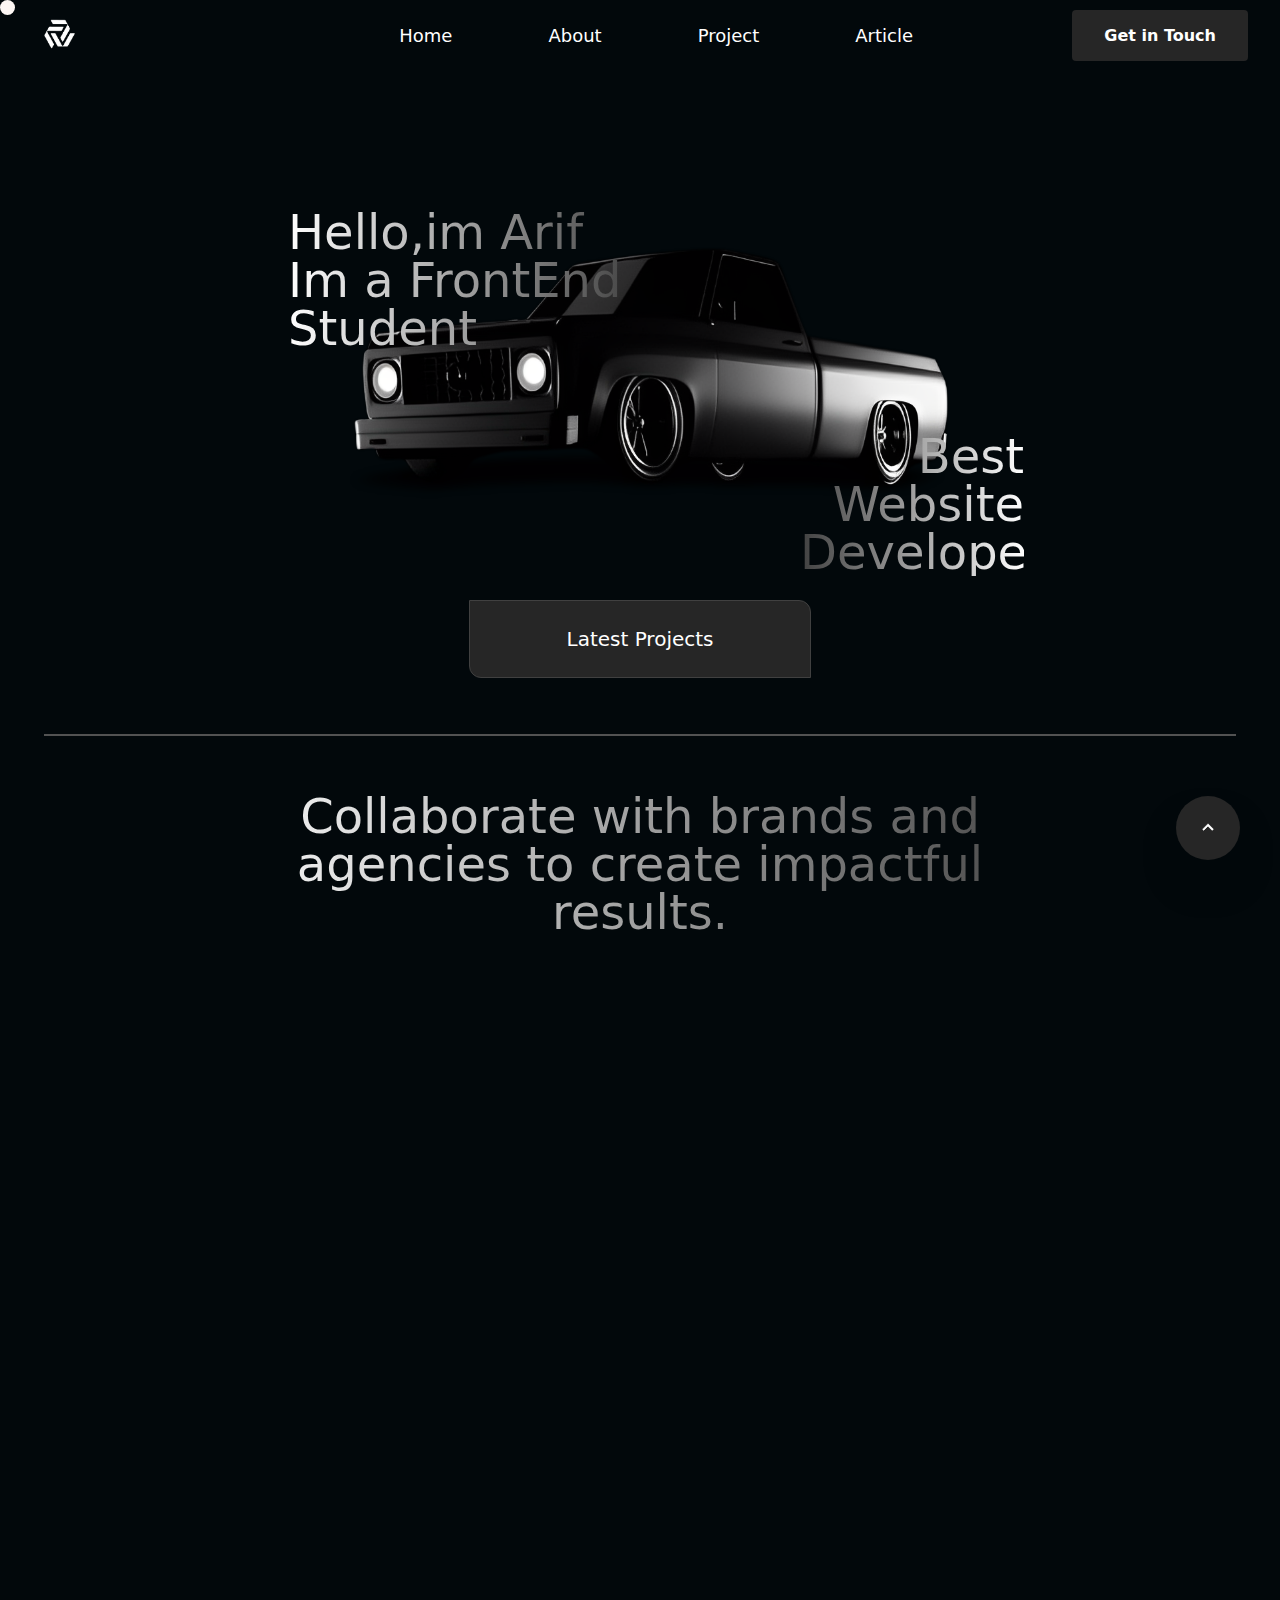
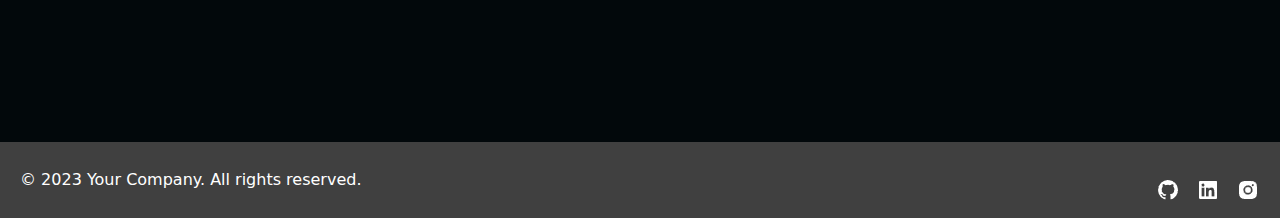
<file: index.html>
<!DOCTYPE html>
<html lang="en" class="scroll-smooth overflow-x-hidden">
  <head>
    <meta charset="UTF-8" />
    <meta name="viewport" content="width=device-width, initial-scale=1.0" />
    <title>Ryoko</title>
    <link rel="shortcut icon" type="x-icon" href="Asset/logo.png" />
    <link rel="stylesheet" href="output.css" />
    <link rel="stylesheet" href="https://unpkg.com/aos@next/dist/aos.css" />
    <style>
      .custom-cursor {
        width: 15px;
        height: 15px;
        background-color: #ffff;
        border-radius: 50%;
        position: fixed;
        top: 0;
        left: 0;
        pointer-events: none;
        z-index: 9999;
        mix-blend-mode: difference;
      }
      a:hover,
      button:hover {
        cursor: none;
      }
    </style>
  </head>
  <body class="bg-black cursor-none overflow-x-hidden">
    <nav class="flex items-center justify-between bg-bg py-4 px-8">
      <div class="flex items-center">
        <img src="Asset/logo.png" alt="Logo" class="h-8 w-8 md:h-12 md:w-12 lg:-mt-2" />
      </div>
      <div class="flex justify-center md:justify-start lg:justify-center lg:items-center lg:ml-40 sm:justify-start">
        <ul class="flex space-x-5 md:space-x-20 lg:space-x-24 sm:space-x-20">
          <li><a href="#" class="text-white hover:text-gray-700 md:text-lg">Home</a></li>
          <li><a href="About.html" class="text-white hover:text-gray-700 md:text-lg">About</a></li>
          <li><a href="project.html" class="text-white hover:text-gray-700 md:text-lg">Project</a></li>
          <li><a href="Article.html" class="text-white hover:text-gray-700 md:text-lg">Article</a></li>
        </ul>
      </div>
      <div class="hidden md:block sm:block">
        <a class="bg-neutral-800 hover:bg-white text-white font-bold py-2 px-4 rounded active:bg-white active:text-black transition-all md:px-8 md:py-4 hover:text-black">Get in Touch</a>
      </div>
    </nav>
    <img
      data-aos="fade-left"
      data-aos-duration="2000"
      class="container flex justify-center align-middle ml-[21vh] mt-20 w-[100%] sm:-mt-5 md:ml-[18vh] lg:w-[60%] lg:container lg:justify-center lg:items-center lg:align-middle lg:flex lg:mx-auto lg:mt-2 2xl:mx-auto sm:ml-[20vh]"
      src="Asset/car.png" />
    <div class="container">
      <h1
        data-aos="fade-left"
        data-aos-duration="1000"
        data-aos-delay="1000"
        class="bg-gradient-to-r from-white to-neutral-700 text-transparent bg-clip-text text-4xl w-56 flex-col mx-14 z-0 text-start -mt-72 sm:-mt-[24rem] sm:text-4xl sm:md:w-[22rem] sm:mx-20 md:-mt-[29rem] md:text-5xl md:w-[22rem] md:mx-16 lg:mx-72 lg:-mt-[30rem] xl:-mt-[28rem] 2xl:-mt-[38rem] 2xl:mx-[29rem]">
        Hello,im Arif Im a FrontEnd Student
      </h1>
      <h1
        data-aos="fade-right"
        data-aos-duration="1000"
        data-aos-delay="1200"
        class="bg-gradient-to-l from-white to-neutral-700 text-transparent bg-clip-text text-4xl w-[12rem] mx-14 mt-10 justify-start flex-col text-start sm:text-4xl sm:mx-20 md:text-5xl md:w-[14rem] md:mx-16 lg:text-end lg:mx-[55rem] lg:mt-20 xl:mx-[50rem] 2xl:mt-48 2xl:mx-[70rem]">
        Best Website Developer
      </h1>
    </div>
    <div data-aos="fade-up" data-aos-duration="1000" data-aos-delay="100" class="container mx-auto justify-center align-middle items-center flex mt-14 2xl:mx-auto">
      <a
        href="#"
        class="bg-neutral-800 hover:bg-neutral-800 text-white py-4 px-20 rounded-bl-xl rounded-tr-xl active:bg-white active:text-black border border-neutral-700 transition-all active:border-black hover:px-14 hover:rounded-full hover:border-neutral-50 md:py-6 md:px-24 md:text-xl lg:-mt-8">
        Latest Projects
      </a>
    </div>
    <div class="border border-neutral-600 mx-11 mt-14 2xl:mb-32"></div>
    <div data-aos="fade-out" data-aos-duration="2000" data-aos-delay="100" class="container justify-center align-middle flex mb-20 sm:mx-auto md:mx-auto 2xl:mx-auto lg:mx-auto">
      <h1 class="justify-center align-middle items-center flex bg-gradient-to-r from-white to-neutral-700 text-transparent bg-clip-text text-3xl w-80 text-center mt-14 sm:w-[40rem] sm:text-4xl md:w-[45rem] md:text-5xl lg:w-[54rem]">
        Collaborate with brands and agencies to create impactful results.
      </h1>
    </div>
    <div data-aos="fade-out" data-aos-duration="1000" data-aos-delay="600" class="container flex justify-center align-middle sm:mx-auto md:mx-auto lg:mx-auto 2xl:mx-auto">
      <div class="grid grid-cols-1 sm:grid-cols-2 md:grid-cols-2 lg:grid-cols-4 gap-8 2xl:gap-12">
        <div class="w-[17.56306rem] h-[15.125rem] bg-neutral-900 rounded-md hover:border-2" data-tilt>
          <div class="p-4 my-20">
            <img
              class="mb-3 w-10 h-10"
              src="[data-uri]" />
            <h1 class="mb-2 text-white text-xl">Web Developer</h1>
            <p class="text-white text-sm opacity-30">Im ready to develop any website using html css js and tailwind</p>
          </div>
        </div>
        <div class="w-[17.56306rem] h-[15.125rem] bg-neutral-900 rounded-md hover:border-white hover:border-2" data-tilt>
          <div class="p-4 my-20">
            <img
              class="mb-3 w-10 h-10"
              src="[data-uri]" />
            <h1 class="mb-2 text-white text-xl">UI/UX Designer</h1>
            <p class="text-white text-sm opacity-30">Im ready to for designing a modern website using figma.</p>
          </div>
        </div>
        <div class="w-[17.56306rem] h-[15.125rem] bg-neutral-900 rounded-md hover:border-white hover:border-2" data-tilt>
          <div class="p-4 my-20">
            <img
              class="mb-3 w-10 h-10"
              src="[data-uri]" />
            <h1 class="mb-2 text-white text-xl">Deployment</h1>
            <p class="text-white text-sm opacity-30">I will deploy any website that i build or not</p>
          </div>
        </div>
        <div class="w-[17.56306rem] h-[15.125rem] bg-neutral-900 rounded-md hover:border-white hover:border-2" data-tilt>
          <div class="p-4 my-20">
            <img
              class="mb-3 w-10 h-10"
              src="[data-uri]" />
            <h1 class="mb-2 text-white text-xl">Bug Fixer</h1>
            <p class="text-white text-sm opacity-30">I also as services at debugging for any website for but just for my client</p>
          </div>
        </div>
      </div>
    </div>
    <div data-aos="fade-out" data-aos-duration="2000" data-aos-delay="100" class="container justify-center align-middle flex items-center sm:mx-auto md:mx-auto lg:mx-auto 2xl:mx-auto 2xl:mt-40">
      <h1 class="bg-gradient-to-r from-white to-neutral-700 text-transparent bg-clip-text text-3xl text-center mt-24 sm:text-4xl sm:w-[35rem] md:text-5xl md:w-[35rem] lg:w-[50rem]">Let’s discusses About Our New Or Next Projects</h1>
    </div>
    <div data-aos="fade-up" data-aos-duration="1000" data-aos-delay="200" class="container mx-auto justify-center align-middle items-center flex mt-24 2xl:mx-auto">
      <button class="bg-neutral-800 active:bg-white active:text-black text-white py-5 px-7 rounded-3xl transition-all flex active:py-7 active:px-4 md:px-14 md:py-7 md:text-lg">
        Get in Touch
        <img
          class="ml-[1vh] md:mt-0.5"
          src="[data-uri]" />
      </button>
    </div>
    <a href="#" class="fixed bottom-5 bg-neutral-800 p-5 right-5 rounded-full shadow-2xl md:bottom-10 md:right-10 hover:border hover:shadow<"
      ><img
        src="[data-uri]" />
    </a>
    <div class="custom-cursor hidden md:block lg:block 2xl:block"></div>
    <footer class="bg-neutral-700 text-white py-2 mt-28 md:py-4">
      <div class="container mx-auto flex flex-col items-center md:flex-row md:justify-between px-5">
        <div class="mt-3 md:-mt-0">
          <span>&copy; 2023 Your Company. All rights reserved.</span>
        </div>
        <div class="flex space-x-4">
          <a href="#" class="text-white hover:text-gray-400">
            <svg class="h-5 w-5" fill="currentColor" viewBox="0 0 20 20">
              <img
                src="[data-uri]" />
            </svg>
          </a>
          <a href="#" class="text-white hover:text-gray-400">
            <svg class="h-5 w-5" fill="currentColor" viewBox="0 0 20 20">
              <img
                src="[data-uri]" />
            </svg>
          </a>
          <a href="#" class="text-white hover:text-gray-400">
            <svg class="h-5 w-5 hover:opacity-20" fill="currentColor" viewBox="0 0 20 20">
              <img
                src="[data-uri]" />
            </svg>
          </a>
        </div>
      </div>
    </footer>

    <script src="https://unpkg.com/aos@next/dist/aos.js"></script>
    <script>
      AOS.init();
    </script>
    <script src="main.js"></script>
    <script>
      document.addEventListener("DOMContentLoaded", function () {
        const cursor = document.querySelector(".custom-cursor");

        document.body.addEventListener("mousemove", function (e) {
          const x = e.clientX;
          const y = e.clientY;

          cursor.style.transform = `translate(${x}px, ${y}px)`;
        });
      });
    </script>
  </body>
</html>
</file>
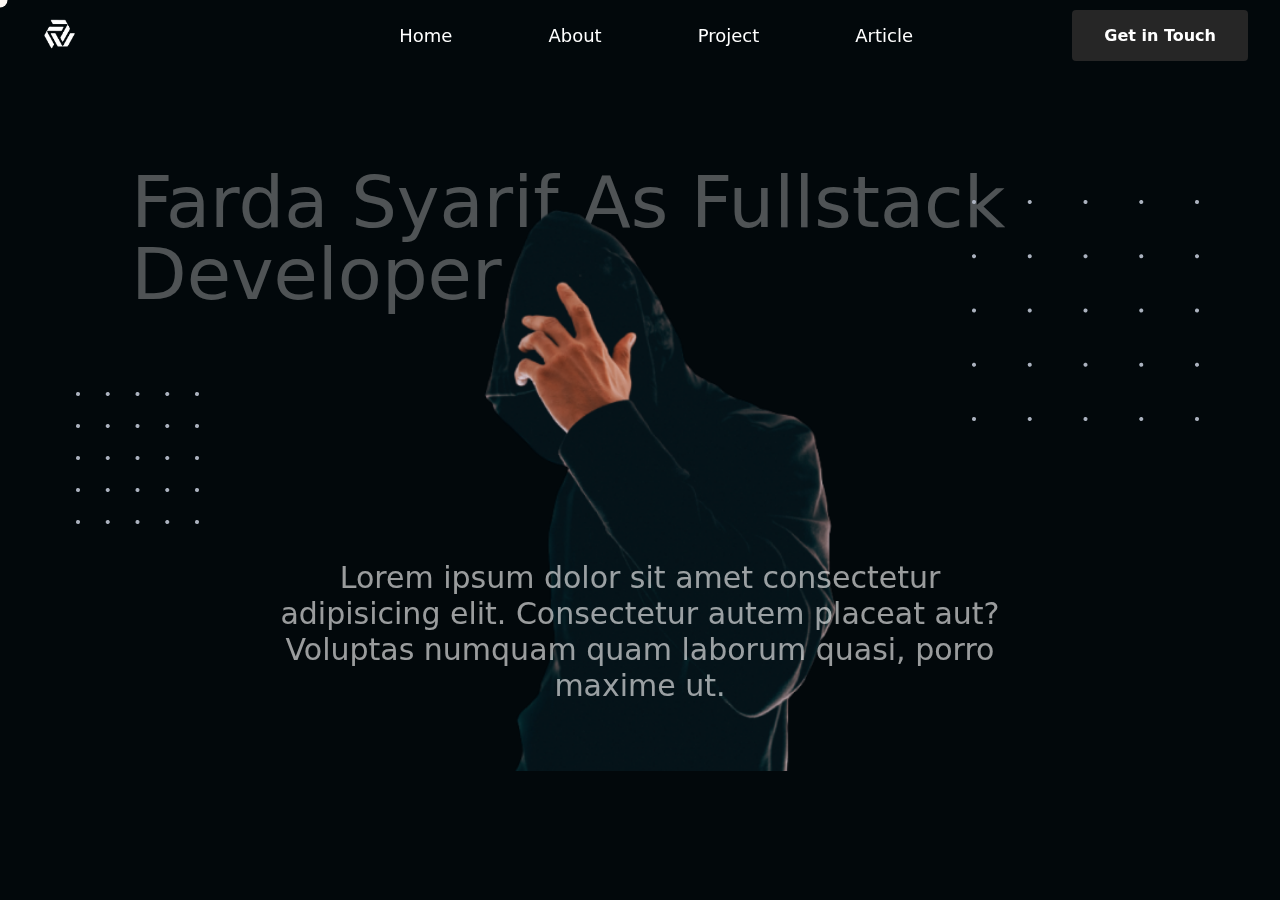
<file: About.html>
<!DOCTYPE html>
<html lang="en" class="cursor-none overflow-x-hidden">
  <head>
    <meta charset="UTF-8" />
    <meta name="viewport" content="width=device-width, initial-scale=1.0" />
    <title>Everything About Me</title>
    <link rel="stylesheet" href="output.css" />
    <link rel="shortcut icon" type="x-icon" href="Asset/logo.png" />
    <style>
      .cursor {
        position: absolute;
        width: 15px;
        height: 15px;
        border-radius: 50%;
        transform: translate(-50%, -50%);
        pointer-events: none;
        mix-blend-mode: difference;
        background: #fff;
        z-index: 999;
      }
      a:hover,
      button:hover {
        cursor: none;
      }
      *::selection {
        background: #fff;
        color: #000;
      }
    </style>
  </head>
  <body class="bg-black cursor-none overflow-x-hidden overflow-y-hidden">
    <div class="cursor hidden sm:hidden md:hidden lg:block 2xl:block"></div>
    <nav class="flex items-center justify-between bg-bg py-4 px-8">
      <div class="flex items-center">
        <img src="Asset/logo.png" alt="Logo" class="h-8 w-8 md:h-12 md:w-12 lg:-mt-2" />
      </div>
      <div class="flex justify-center md:justify-start lg:justify-center lg:items-center lg:ml-40 sm:justify-start">
        <ul class="flex space-x-5 md:space-x-20 lg:space-x-24 sm:space-x-20">
          <li><a href="index.html" class="text-white hover:text-gray-700 md:text-lg">Home</a></li>
          <li><a href="#" class="text-white hover:text-gray-700 md:text-lg">About</a></li>
          <li><a href="project.html" class="text-white hover:text-gray-700 md:text-lg">Project</a></li>
          <li><a href="Article.html" class="text-white hover:text-gray-700 md:text-lg">Article</a></li>
        </ul>
      </div>
      <div class="hidden md:block sm:block">
        <a class="bg-neutral-800 hover:bg-white text-white font-bold py-2 px-4 rounded active:bg-white active:text-black transition-all md:px-8 md:py-4 hover:text-black">Get in Touch</a>
      </div>
    </nav>
    <div
      class="justify-center items-center container mx-auto flex mt-28 w-96 h-5 ml-5 z-0 sm:w-full sm:-ml-5 sm:mt-48 md:ml-12 lg:justify-center lg:items-center lg:mx-[5.7rem] lg:flex lg:mt-11 2xl:mx-[21rem] 2xl:items-center 2xl:align-middle 2xl:flex 2xl:justify-center">
      <h1 class="text-white -ml-24 opacity-30 text-3xl w-[17rem] z-0 flex sm:ml-10 sm:w-[35rem] sm:text-6xl sm:mt-10 md:w-full md:text-7xl md:mt-28 lg:mt-56 lg:w-full">Farda Syarif As Fullstack Developer</h1>
    </div>
    <div class="container mt-[18rem] justify-center align-middle items-center flex sm:justify-center sm:align-middle sm:items-center sm:flex sm:mt-[31rem] md:mt-[32rem] lg:mt-[21rem] lg:mx-auto 2xl:mt-[29rem] 2xl:mx-auto">
      <img class="z-10 flex absolute w-full sm:w-full md:w-[40rem] lg:w-[25rem] 2xl:w-[37rem]" src="Asset/Image.png" />
    </div>
    <div class="container -ml-14 -mt-16 absolute flex float-right sm:-mt-20 sm:-ml-1 2xl:ml-[32rem] 2xl:-mt-60">
      <img class="z-10 absolute mx-20 sm:z-0 2xl:w-40 2xl:z-40 2xl:absolute" src="Asset/Dots.png" />
    </div>
    <div class="float-right -mt-32 mr-5 lg:mt-28 2xl:mr-[30rem] 2xl:mt-56">
      <img class="sm:z-40 sm:absolute sm:-ml-60 sm:-mt-60 md:-mt-96 md:-ml-72 2xl:z-0 2xl:absolute" src="Asset/Dots2.png" />
    </div>
    <div class="container mx-auto justify-center align-middle items-center flex">
      <p
        class="text-white opacity-60 mt-[9rem] z-40 absolute text-xl w-80 text-center sm:text-3xl sm:w-[35rem] sm:mx-[6.7rem] sm:mt-[28rem] md:text-4xl md:w-[40rem] md:mx-auto md:justify-center md:flex md:mt-[34rem] lg:text-3xl lg:w-[45rem] lg:mx-[19.4rem] lg:mt-24 lg:justify-center lg:align-middle lg:items-center lg:flex 2xl:mx-[43rem] 2xl:w-[35rem] 2xl:mt-44">
        Lorem ipsum dolor sit amet consectetur adipisicing elit. Consectetur autem placeat aut? Voluptas numquam quam laborum quasi, porro maxime ut.
      </p>
    </div>

    <script src="main.js"></script>
    <script>
      const cursor = document.querySelector(".cursor");
      document.addEventListener("mousemove", (e) => {
        cursor.style.left = e.pageX + "px";
        cursor.style.top = e.pageY + "px";
      });
    </script>
  </body>
</html>
</file>
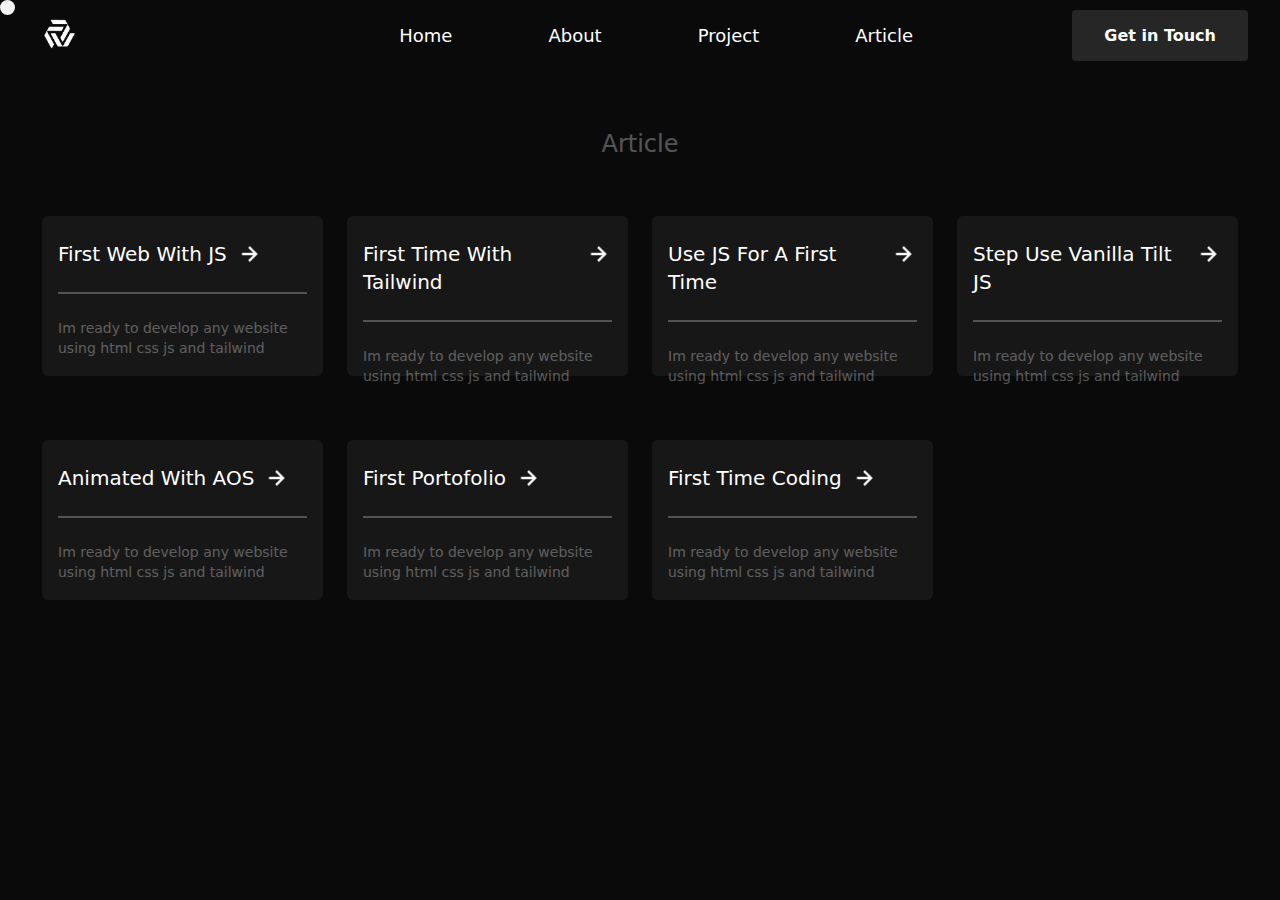
<file: Article.html>
<!DOCTYPE html>
<html lang="en" class="cursor-none">
  <head>
    <meta charset="UTF-8" />
    <meta name="viewport" content="width=device-width, initial-scale=1.0" />
    <title>Article</title>
    <link rel="stylesheet" href="output.css" />
    <style>
      .custom-cursor {
        width: 15px;
        height: 15px;
        background-color: #ffff;
        border-radius: 50%;
        position: fixed;
        top: 0;
        left: 0;
        pointer-events: none;
        z-index: 9999;
        mix-blend-mode: difference;
      }
      a:hover,
      button:hover {
        cursor: none;
      }
      *::selection {
        background: #fff;
        color: #000;
      }
    </style>
  </head>
  <body class="bg-neutral-950 cursor-none">
    <nav class="flex items-center justify-between bg-bg py-4 px-8">
      <div class="flex items-center">
        <img src="Asset/logo.png" alt="Logo" class="h-8 w-8 md:h-12 md:w-12 lg:-mt-2" />
      </div>
      <div class="flex justify-center md:justify-start lg:justify-center lg:items-center lg:ml-40 sm:justify-start">
        <ul class="flex space-x-5 md:space-x-20 lg:space-x-24 sm:space-x-20">
          <li><a href="index.html" class="text-white hover:text-gray-700 md:text-lg">Home</a></li>
          <li><a href="About.html" class="text-white hover:text-gray-700 md:text-lg">About</a></li>
          <li><a href="project.html" class="text-white hover:text-gray-700 md:text-lg">Project</a></li>
          <li><a href="Article.html" class="text-white hover:text-gray-700 md:text-lg">Article</a></li>
        </ul>
      </div>
      <div class="hidden md:block sm:block">
        <a class="bg-neutral-800 hover:bg-white text-white font-bold py-2 px-4 rounded active:bg-white active:text-black transition-all md:px-8 md:py-4 hover:text-black">Get in Touch</a>
      </div>
    </nav>
    <h1 class="text-2xl text-white mt-14 mx-auto justify-center align-middle items-center flex opacity-30">Article</h1>
    <div class="custom-cursor hidden sm:hidden md:hidden lg:block 2xl:block"></div>
    <div data-aos="fade-out" data-aos-duration="1000" data-aos-delay="600" class="container mt-10 mx-auto flex justify-center lg:mt-14 align-middle sm:mx-auto md:mx-auto lg:mx-auto 2xl:mx-auto">
      <div class="grid grid-cols-1 sm:grid-cols-2 md:grid-cols-2 lg:grid-cols-4 gap-6 2xl:gap-12">
        <div class="w-[17.56306rem] h-[10rem] bg-neutral-900 rounded-md hover:shadow-xl hover:shadow-neutral-700 transition-all mb-10 2xl:h-fit">
          <div class="p-4 mt-2">
            <a class="text-white text-xl flex"
              >First Web With JS
              <img
                class="w-7 h-7 ml-2"
                src="[data-uri]"
            /></a>
            <div class="border border-neutral-600 mt-6 2xl:mb-7"></div>
            <p class="text-white text-sm opacity-30 mt-6">Im ready to develop any website using html css js and tailwind</p>
          </div>
        </div>
        <div class="w-[17.56306rem] h-[10rem] bg-neutral-900 rounded-md hover:shadow-xl hover:shadow-neutral-700 transition-all mb-10 2xl:h-fit">
          <div class="p-4 mt-2">
            <a class="text-white text-xl flex"
              >First Time With Tailwind
              <img
                class="w-7 h-7 ml-2"
                src="[data-uri]"
            /></a>
            <div class="border border-neutral-600 mt-6 2xl:mb-7"></div>
            <p class="text-white text-sm opacity-30 mt-6">Im ready to develop any website using html css js and tailwind</p>
          </div>
        </div>
        <div class="w-[17.56306rem] h-[10rem] bg-neutral-900 rounded-md hover:shadow-xl hover:shadow-neutral-700 transition-all mb-10 2xl:h-fit">
          <div class="p-4 mt-2">
            <a class="text-white text-xl flex"
              >Use JS For A First Time
              <img
                class="w-7 h-7 ml-2"
                src="[data-uri]"
            /></a>
            <div class="border border-neutral-600 mt-6 2xl:mb-7"></div>
            <p class="text-white text-sm opacity-30 mt-6">Im ready to develop any website using html css js and tailwind</p>
          </div>
        </div>
        <div class="w-[17.56306rem] h-[10rem] bg-neutral-900 rounded-md hover:shadow-xl hover:shadow-neutral-700 transition-all mb-10 2xl:h-fit">
          <div class="p-4 mt-2">
            <a class="text-white text-xl flex"
              >Step Use Vanilla Tilt JS 
              <img
                class="w-7 h-7 ml-2"
                src="[data-uri]"
            /></a>
            <div class="border border-neutral-600 mt-6 2xl:mb-7"></div>
            <p class="text-white text-sm opacity-30 mt-6">Im ready to develop any website using html css js and tailwind</p>
          </div>
        </div>
        <div class="w-[17.56306rem] h-[10rem] bg-neutral-900 rounded-md hover:shadow-xl hover:shadow-neutral-700 transition-all mb-10 2xl:h-fit">
          <div class="p-4 mt-2">
            <a class="text-white text-xl flex"
              >Animated With AOS
              <img
                class="w-7 h-7 ml-2"
                src="[data-uri]"
            /></a>
            <div class="border border-neutral-600 mt-6 2xl:mb-7"></div>
            <p class="text-white text-sm opacity-30 mt-6">Im ready to develop any website using html css js and tailwind</p>
          </div>
        </div>
        <div class="w-[17.56306rem] h-[10rem] bg-neutral-900 rounded-md hover:shadow-xl hover:shadow-neutral-700 transition-all mb-10 2xl:h-fit">
          <div class="p-4 mt-2">
            <a class="text-white text-xl flex"
              >First Portofolio
              <img
                class="w-7 h-7 ml-2"
                src="[data-uri]"
            /></a>
            <div class="border border-neutral-600 mt-6 2xl:mb-7"></div>
            <p class="text-white text-sm opacity-30 mt-6">Im ready to develop any website using html css js and tailwind</p>
          </div>
        </div>
        <div class="w-[17.56306rem] h-[10rem] bg-neutral-900 rounded-md hover:shadow-xl hover:shadow-neutral-700 transition-all mb-10 2xl:h-fit">
          <div class="p-4 mt-2">
            <a class="text-white text-xl flex"
              >First Time Coding
              <img
                class="w-7 h-7 ml-2"
                src="[data-uri]"
            /></a>
            <div class="border border-neutral-600 mt-6 2xl:mb-7"></div>
            <p class="text-white text-sm opacity-30 mt-6">Im ready to develop any website using html css js and tailwind</p>
          </div>
        </div>
      </div>
    </div>
    <script>
      const cursor = document.querySelector(".custom-cursor");
      document.addEventListener("mousemove", (e) => {
        cursor.style.left = e.pageX + "px";
        cursor.style.top = e.pageY + "px";
      });
    </script>
  </body>
</html>
</file>
<file: output.css>
/*
! tailwindcss v3.3.2 | MIT License | https://tailwindcss.com
*/

/*
1. Prevent padding and border from affecting element width. (https://github.com/mozdevs/cssremedy/issues/4)
2. Allow adding a border to an element by just adding a border-width. (https://github.com/tailwindcss/tailwindcss/pull/116)
*/

*,
::before,
::after {
  box-sizing: border-box;
  /* 1 */
  border-width: 0;
  /* 2 */
  border-style: solid;
  /* 2 */
  border-color: #e5e7eb;
  /* 2 */
}

::before,
::after {
  --tw-content: '';
}

/*
1. Use a consistent sensible line-height in all browsers.
2. Prevent adjustments of font size after orientation changes in iOS.
3. Use a more readable tab size.
4. Use the user's configured `sans` font-family by default.
5. Use the user's configured `sans` font-feature-settings by default.
6. Use the user's configured `sans` font-variation-settings by default.
*/

html {
  line-height: 1.5;
  /* 1 */
  -webkit-text-size-adjust: 100%;
  /* 2 */
  -moz-tab-size: 4;
  /* 3 */
  -o-tab-size: 4;
     tab-size: 4;
  /* 3 */
  font-family: ui-sans-serif, system-ui, -apple-system, BlinkMacSystemFont, "Segoe UI", Roboto, "Helvetica Neue", Arial, "Noto Sans", sans-serif, "Apple Color Emoji", "Segoe UI Emoji", "Segoe UI Symbol", "Noto Color Emoji";
  /* 4 */
  font-feature-settings: normal;
  /* 5 */
  font-variation-settings: normal;
  /* 6 */
}

/*
1. Remove the margin in all browsers.
2. Inherit line-height from `html` so users can set them as a class directly on the `html` element.
*/

body {
  margin: 0;
  /* 1 */
  line-height: inherit;
  /* 2 */
}

/*
1. Add the correct height in Firefox.
2. Correct the inheritance of border color in Firefox. (https://bugzilla.mozilla.org/show_bug.cgi?id=190655)
3. Ensure horizontal rules are visible by default.
*/

hr {
  height: 0;
  /* 1 */
  color: inherit;
  /* 2 */
  border-top-width: 1px;
  /* 3 */
}

/*
Add the correct text decoration in Chrome, Edge, and Safari.
*/

abbr:where([title]) {
  -webkit-text-decoration: underline dotted;
          text-decoration: underline dotted;
}

/*
Remove the default font size and weight for headings.
*/

h1,
h2,
h3,
h4,
h5,
h6 {
  font-size: inherit;
  font-weight: inherit;
}

/*
Reset links to optimize for opt-in styling instead of opt-out.
*/

a {
  color: inherit;
  text-decoration: inherit;
}

/*
Add the correct font weight in Edge and Safari.
*/

b,
strong {
  font-weight: bolder;
}

/*
1. Use the user's configured `mono` font family by default.
2. Correct the odd `em` font sizing in all browsers.
*/

code,
kbd,
samp,
pre {
  font-family: ui-monospace, SFMono-Regular, Menlo, Monaco, Consolas, "Liberation Mono", "Courier New", monospace;
  /* 1 */
  font-size: 1em;
  /* 2 */
}

/*
Add the correct font size in all browsers.
*/

small {
  font-size: 80%;
}

/*
Prevent `sub` and `sup` elements from affecting the line height in all browsers.
*/

sub,
sup {
  font-size: 75%;
  line-height: 0;
  position: relative;
  vertical-align: baseline;
}

sub {
  bottom: -0.25em;
}

sup {
  top: -0.5em;
}

/*
1. Remove text indentation from table contents in Chrome and Safari. (https://bugs.chromium.org/p/chromium/issues/detail?id=999088, https://bugs.webkit.org/show_bug.cgi?id=201297)
2. Correct table border color inheritance in all Chrome and Safari. (https://bugs.chromium.org/p/chromium/issues/detail?id=935729, https://bugs.webkit.org/show_bug.cgi?id=195016)
3. Remove gaps between table borders by default.
*/

table {
  text-indent: 0;
  /* 1 */
  border-color: inherit;
  /* 2 */
  border-collapse: collapse;
  /* 3 */
}

/*
1. Change the font styles in all browsers.
2. Remove the margin in Firefox and Safari.
3. Remove default padding in all browsers.
*/

button,
input,
optgroup,
select,
textarea {
  font-family: inherit;
  /* 1 */
  font-size: 100%;
  /* 1 */
  font-weight: inherit;
  /* 1 */
  line-height: inherit;
  /* 1 */
  color: inherit;
  /* 1 */
  margin: 0;
  /* 2 */
  padding: 0;
  /* 3 */
}

/*
Remove the inheritance of text transform in Edge and Firefox.
*/

button,
select {
  text-transform: none;
}

/*
1. Correct the inability to style clickable types in iOS and Safari.
2. Remove default button styles.
*/

button,
[type='button'],
[type='reset'],
[type='submit'] {
  -webkit-appearance: button;
  /* 1 */
  background-color: transparent;
  /* 2 */
  background-image: none;
  /* 2 */
}

/*
Use the modern Firefox focus style for all focusable elements.
*/

:-moz-focusring {
  outline: auto;
}

/*
Remove the additional `:invalid` styles in Firefox. (https://github.com/mozilla/gecko-dev/blob/2f9eacd9d3d995c937b4251a5557d95d494c9be1/layout/style/res/forms.css#L728-L737)
*/

:-moz-ui-invalid {
  box-shadow: none;
}

/*
Add the correct vertical alignment in Chrome and Firefox.
*/

progress {
  vertical-align: baseline;
}

/*
Correct the cursor style of increment and decrement buttons in Safari.
*/

::-webkit-inner-spin-button,
::-webkit-outer-spin-button {
  height: auto;
}

/*
1. Correct the odd appearance in Chrome and Safari.
2. Correct the outline style in Safari.
*/

[type='search'] {
  -webkit-appearance: textfield;
  /* 1 */
  outline-offset: -2px;
  /* 2 */
}

/*
Remove the inner padding in Chrome and Safari on macOS.
*/

::-webkit-search-decoration {
  -webkit-appearance: none;
}

/*
1. Correct the inability to style clickable types in iOS and Safari.
2. Change font properties to `inherit` in Safari.
*/

::-webkit-file-upload-button {
  -webkit-appearance: button;
  /* 1 */
  font: inherit;
  /* 2 */
}

/*
Add the correct display in Chrome and Safari.
*/

summary {
  display: list-item;
}

/*
Removes the default spacing and border for appropriate elements.
*/

blockquote,
dl,
dd,
h1,
h2,
h3,
h4,
h5,
h6,
hr,
figure,
p,
pre {
  margin: 0;
}

fieldset {
  margin: 0;
  padding: 0;
}

legend {
  padding: 0;
}

ol,
ul,
menu {
  list-style: none;
  margin: 0;
  padding: 0;
}

/*
Prevent resizing textareas horizontally by default.
*/

textarea {
  resize: vertical;
}

/*
1. Reset the default placeholder opacity in Firefox. (https://github.com/tailwindlabs/tailwindcss/issues/3300)
2. Set the default placeholder color to the user's configured gray 400 color.
*/

input::-moz-placeholder, textarea::-moz-placeholder {
  opacity: 1;
  /* 1 */
  color: #9ca3af;
  /* 2 */
}

input::placeholder,
textarea::placeholder {
  opacity: 1;
  /* 1 */
  color: #9ca3af;
  /* 2 */
}

/*
Set the default cursor for buttons.
*/

button,
[role="button"] {
  cursor: pointer;
}

/*
Make sure disabled buttons don't get the pointer cursor.
*/

:disabled {
  cursor: default;
}

/*
1. Make replaced elements `display: block` by default. (https://github.com/mozdevs/cssremedy/issues/14)
2. Add `vertical-align: middle` to align replaced elements more sensibly by default. (https://github.com/jensimmons/cssremedy/issues/14#issuecomment-634934210)
   This can trigger a poorly considered lint error in some tools but is included by design.
*/

img,
svg,
video,
canvas,
audio,
iframe,
embed,
object {
  display: block;
  /* 1 */
  vertical-align: middle;
  /* 2 */
}

/*
Constrain images and videos to the parent width and preserve their intrinsic aspect ratio. (https://github.com/mozdevs/cssremedy/issues/14)
*/

img,
video {
  max-width: 100%;
  height: auto;
}

/* Make elements with the HTML hidden attribute stay hidden by default */

[hidden] {
  display: none;
}

*, ::before, ::after {
  --tw-border-spacing-x: 0;
  --tw-border-spacing-y: 0;
  --tw-translate-x: 0;
  --tw-translate-y: 0;
  --tw-rotate: 0;
  --tw-skew-x: 0;
  --tw-skew-y: 0;
  --tw-scale-x: 1;
  --tw-scale-y: 1;
  --tw-pan-x:  ;
  --tw-pan-y:  ;
  --tw-pinch-zoom:  ;
  --tw-scroll-snap-strictness: proximity;
  --tw-gradient-from-position:  ;
  --tw-gradient-via-position:  ;
  --tw-gradient-to-position:  ;
  --tw-ordinal:  ;
  --tw-slashed-zero:  ;
  --tw-numeric-figure:  ;
  --tw-numeric-spacing:  ;
  --tw-numeric-fraction:  ;
  --tw-ring-inset:  ;
  --tw-ring-offset-width: 0px;
  --tw-ring-offset-color: #fff;
  --tw-ring-color: rgb(59 130 246 / 0.5);
  --tw-ring-offset-shadow: 0 0 #0000;
  --tw-ring-shadow: 0 0 #0000;
  --tw-shadow: 0 0 #0000;
  --tw-shadow-colored: 0 0 #0000;
  --tw-blur:  ;
  --tw-brightness:  ;
  --tw-contrast:  ;
  --tw-grayscale:  ;
  --tw-hue-rotate:  ;
  --tw-invert:  ;
  --tw-saturate:  ;
  --tw-sepia:  ;
  --tw-drop-shadow:  ;
  --tw-backdrop-blur:  ;
  --tw-backdrop-brightness:  ;
  --tw-backdrop-contrast:  ;
  --tw-backdrop-grayscale:  ;
  --tw-backdrop-hue-rotate:  ;
  --tw-backdrop-invert:  ;
  --tw-backdrop-opacity:  ;
  --tw-backdrop-saturate:  ;
  --tw-backdrop-sepia:  ;
}

::backdrop {
  --tw-border-spacing-x: 0;
  --tw-border-spacing-y: 0;
  --tw-translate-x: 0;
  --tw-translate-y: 0;
  --tw-rotate: 0;
  --tw-skew-x: 0;
  --tw-skew-y: 0;
  --tw-scale-x: 1;
  --tw-scale-y: 1;
  --tw-pan-x:  ;
  --tw-pan-y:  ;
  --tw-pinch-zoom:  ;
  --tw-scroll-snap-strictness: proximity;
  --tw-gradient-from-position:  ;
  --tw-gradient-via-position:  ;
  --tw-gradient-to-position:  ;
  --tw-ordinal:  ;
  --tw-slashed-zero:  ;
  --tw-numeric-figure:  ;
  --tw-numeric-spacing:  ;
  --tw-numeric-fraction:  ;
  --tw-ring-inset:  ;
  --tw-ring-offset-width: 0px;
  --tw-ring-offset-color: #fff;
  --tw-ring-color: rgb(59 130 246 / 0.5);
  --tw-ring-offset-shadow: 0 0 #0000;
  --tw-ring-shadow: 0 0 #0000;
  --tw-shadow: 0 0 #0000;
  --tw-shadow-colored: 0 0 #0000;
  --tw-blur:  ;
  --tw-brightness:  ;
  --tw-contrast:  ;
  --tw-grayscale:  ;
  --tw-hue-rotate:  ;
  --tw-invert:  ;
  --tw-saturate:  ;
  --tw-sepia:  ;
  --tw-drop-shadow:  ;
  --tw-backdrop-blur:  ;
  --tw-backdrop-brightness:  ;
  --tw-backdrop-contrast:  ;
  --tw-backdrop-grayscale:  ;
  --tw-backdrop-hue-rotate:  ;
  --tw-backdrop-invert:  ;
  --tw-backdrop-opacity:  ;
  --tw-backdrop-saturate:  ;
  --tw-backdrop-sepia:  ;
}

.container {
  width: 100%;
}

@media (min-width: 640px) {
  .container {
    max-width: 640px;
  }
}

@media (min-width: 768px) {
  .container {
    max-width: 768px;
  }
}

@media (min-width: 1024px) {
  .container {
    max-width: 1024px;
  }
}

@media (min-width: 1280px) {
  .container {
    max-width: 1280px;
  }
}

@media (min-width: 1536px) {
  .container {
    max-width: 1536px;
  }
}

.sr-only {
  position: absolute;
  width: 1px;
  height: 1px;
  padding: 0;
  margin: -1px;
  overflow: hidden;
  clip: rect(0, 0, 0, 0);
  white-space: nowrap;
  border-width: 0;
}

.not-sr-only {
  position: static;
  width: auto;
  height: auto;
  padding: 0;
  margin: 0;
  overflow: visible;
  clip: auto;
  white-space: normal;
}

.pointer-events-none {
  pointer-events: none;
}

.pointer-events-auto {
  pointer-events: auto;
}

.visible {
  visibility: visible;
}

.invisible {
  visibility: hidden;
}

.collapse {
  visibility: collapse;
}

.static {
  position: static;
}

.fixed {
  position: fixed;
}

.absolute {
  position: absolute;
}

.relative {
  position: relative;
}

.sticky {
  position: sticky;
}

.-inset-1 {
  inset: -0.25rem;
}

.bottom-5 {
  bottom: 1.25rem;
}

.end-1 {
  inset-inline-end: 0.25rem;
}

.right-5 {
  right: 1.25rem;
}

.isolate {
  isolation: isolate;
}

.isolation-auto {
  isolation: auto;
}

.z-0 {
  z-index: 0;
}

.z-10 {
  z-index: 10;
}

.z-40 {
  z-index: 40;
}

.float-right {
  float: right;
}

.float-left {
  float: left;
}

.float-none {
  float: none;
}

.clear-left {
  clear: left;
}

.clear-right {
  clear: right;
}

.clear-both {
  clear: both;
}

.clear-none {
  clear: none;
}

.mx-11 {
  margin-left: 2.75rem;
  margin-right: 2.75rem;
}

.mx-14 {
  margin-left: 3.5rem;
  margin-right: 3.5rem;
}

.mx-20 {
  margin-left: 5rem;
  margin-right: 5rem;
}

.mx-3 {
  margin-left: 0.75rem;
  margin-right: 0.75rem;
}

.mx-auto {
  margin-left: auto;
  margin-right: auto;
}

.my-20 {
  margin-top: 5rem;
  margin-bottom: 5rem;
}

.-ml-14 {
  margin-left: -3.5rem;
}

.-ml-24 {
  margin-left: -6rem;
}

.-mt-16 {
  margin-top: -4rem;
}

.-mt-32 {
  margin-top: -8rem;
}

.-mt-72 {
  margin-top: -18rem;
}

.mb-10 {
  margin-bottom: 2.5rem;
}

.mb-2 {
  margin-bottom: 0.5rem;
}

.mb-20 {
  margin-bottom: 5rem;
}

.mb-3 {
  margin-bottom: 0.75rem;
}

.mb-4 {
  margin-bottom: 1rem;
}

.ml-2 {
  margin-left: 0.5rem;
}

.ml-3 {
  margin-left: 0.75rem;
}

.ml-5 {
  margin-left: 1.25rem;
}

.ml-\[1vh\] {
  margin-left: 1vh;
}

.ml-\[21vh\] {
  margin-left: 21vh;
}

.mr-5 {
  margin-right: 1.25rem;
}

.mt-1 {
  margin-top: 0.25rem;
}

.mt-10 {
  margin-top: 2.5rem;
}

.mt-14 {
  margin-top: 3.5rem;
}

.mt-2 {
  margin-top: 0.5rem;
}

.mt-20 {
  margin-top: 5rem;
}

.mt-24 {
  margin-top: 6rem;
}

.mt-28 {
  margin-top: 7rem;
}

.mt-3 {
  margin-top: 0.75rem;
}

.mt-6 {
  margin-top: 1.5rem;
}

.mt-\[18rem\] {
  margin-top: 18rem;
}

.mt-\[9rem\] {
  margin-top: 9rem;
}

.box-border {
  box-sizing: border-box;
}

.box-content {
  box-sizing: content-box;
}

.line-clamp-none {
  overflow: visible;
  display: block;
  -webkit-box-orient: horizontal;
  -webkit-line-clamp: none;
}

.block {
  display: block;
}

.inline-block {
  display: inline-block;
}

.inline {
  display: inline;
}

.flex {
  display: flex;
}

.inline-flex {
  display: inline-flex;
}

.table {
  display: table;
}

.inline-table {
  display: inline-table;
}

.table-caption {
  display: table-caption;
}

.table-cell {
  display: table-cell;
}

.table-column {
  display: table-column;
}

.table-column-group {
  display: table-column-group;
}

.table-footer-group {
  display: table-footer-group;
}

.table-header-group {
  display: table-header-group;
}

.table-row-group {
  display: table-row-group;
}

.table-row {
  display: table-row;
}

.flow-root {
  display: flow-root;
}

.grid {
  display: grid;
}

.inline-grid {
  display: inline-grid;
}

.contents {
  display: contents;
}

.list-item {
  display: list-item;
}

.hidden {
  display: none;
}

.h-10 {
  height: 2.5rem;
}

.h-5 {
  height: 1.25rem;
}

.h-52 {
  height: 13rem;
}

.h-7 {
  height: 1.75rem;
}

.h-8 {
  height: 2rem;
}

.h-96 {
  height: 24rem;
}

.h-\[10rem\] {
  height: 10rem;
}

.h-\[15\.125rem\] {
  height: 15.125rem;
}

.w-10 {
  width: 2.5rem;
}

.w-5 {
  width: 1.25rem;
}

.w-56 {
  width: 14rem;
}

.w-7 {
  width: 1.75rem;
}

.w-72 {
  width: 18rem;
}

.w-8 {
  width: 2rem;
}

.w-80 {
  width: 20rem;
}

.w-96 {
  width: 24rem;
}

.w-\[100\%\] {
  width: 100%;
}

.w-\[12rem\] {
  width: 12rem;
}

.w-\[17\.56306rem\] {
  width: 17.56306rem;
}

.w-\[17rem\] {
  width: 17rem;
}

.w-full {
  width: 100%;
}

.flex-shrink {
  flex-shrink: 1;
}

.shrink {
  flex-shrink: 1;
}

.flex-grow {
  flex-grow: 1;
}

.grow {
  flex-grow: 1;
}

.table-auto {
  table-layout: auto;
}

.table-fixed {
  table-layout: fixed;
}

.caption-top {
  caption-side: top;
}

.caption-bottom {
  caption-side: bottom;
}

.border-collapse {
  border-collapse: collapse;
}

.border-separate {
  border-collapse: separate;
}

.\!transform {
  transform: translate(var(--tw-translate-x), var(--tw-translate-y)) rotate(var(--tw-rotate)) skewX(var(--tw-skew-x)) skewY(var(--tw-skew-y)) scaleX(var(--tw-scale-x)) scaleY(var(--tw-scale-y)) !important;
}

.transform {
  transform: translate(var(--tw-translate-x), var(--tw-translate-y)) rotate(var(--tw-rotate)) skewX(var(--tw-skew-x)) skewY(var(--tw-skew-y)) scaleX(var(--tw-scale-x)) scaleY(var(--tw-scale-y));
}

.transform-cpu {
  transform: translate(var(--tw-translate-x), var(--tw-translate-y)) rotate(var(--tw-rotate)) skewX(var(--tw-skew-x)) skewY(var(--tw-skew-y)) scaleX(var(--tw-scale-x)) scaleY(var(--tw-scale-y));
}

.transform-gpu {
  transform: translate3d(var(--tw-translate-x), var(--tw-translate-y), 0) rotate(var(--tw-rotate)) skewX(var(--tw-skew-x)) skewY(var(--tw-skew-y)) scaleX(var(--tw-scale-x)) scaleY(var(--tw-scale-y));
}

.transform-none {
  transform: none;
}

.cursor-none {
  cursor: none;
}

.cursor-not-allowed {
  cursor: not-allowed;
}

.touch-auto {
  touch-action: auto;
}

.touch-none {
  touch-action: none;
}

.touch-pan-x {
  --tw-pan-x: pan-x;
  touch-action: var(--tw-pan-x) var(--tw-pan-y) var(--tw-pinch-zoom);
}

.touch-pan-left {
  --tw-pan-x: pan-left;
  touch-action: var(--tw-pan-x) var(--tw-pan-y) var(--tw-pinch-zoom);
}

.touch-pan-right {
  --tw-pan-x: pan-right;
  touch-action: var(--tw-pan-x) var(--tw-pan-y) var(--tw-pinch-zoom);
}

.touch-pan-y {
  --tw-pan-y: pan-y;
  touch-action: var(--tw-pan-x) var(--tw-pan-y) var(--tw-pinch-zoom);
}

.touch-pan-up {
  --tw-pan-y: pan-up;
  touch-action: var(--tw-pan-x) var(--tw-pan-y) var(--tw-pinch-zoom);
}

.touch-pan-down {
  --tw-pan-y: pan-down;
  touch-action: var(--tw-pan-x) var(--tw-pan-y) var(--tw-pinch-zoom);
}

.touch-pinch-zoom {
  --tw-pinch-zoom: pinch-zoom;
  touch-action: var(--tw-pan-x) var(--tw-pan-y) var(--tw-pinch-zoom);
}

.touch-manipulation {
  touch-action: manipulation;
}

.select-none {
  -webkit-user-select: none;
     -moz-user-select: none;
          user-select: none;
}

.select-text {
  -webkit-user-select: text;
     -moz-user-select: text;
          user-select: text;
}

.select-all {
  -webkit-user-select: all;
     -moz-user-select: all;
          user-select: all;
}

.select-auto {
  -webkit-user-select: auto;
     -moz-user-select: auto;
          user-select: auto;
}

.resize-none {
  resize: none;
}

.resize-y {
  resize: vertical;
}

.resize-x {
  resize: horizontal;
}

.resize {
  resize: both;
}

.snap-none {
  scroll-snap-type: none;
}

.snap-x {
  scroll-snap-type: x var(--tw-scroll-snap-strictness);
}

.snap-y {
  scroll-snap-type: y var(--tw-scroll-snap-strictness);
}

.snap-both {
  scroll-snap-type: both var(--tw-scroll-snap-strictness);
}

.snap-mandatory {
  --tw-scroll-snap-strictness: mandatory;
}

.snap-proximity {
  --tw-scroll-snap-strictness: proximity;
}

.snap-start {
  scroll-snap-align: start;
}

.snap-end {
  scroll-snap-align: end;
}

.snap-center {
  scroll-snap-align: center;
}

.snap-align-none {
  scroll-snap-align: none;
}

.snap-normal {
  scroll-snap-stop: normal;
}

.snap-always {
  scroll-snap-stop: always;
}

.list-inside {
  list-style-position: inside;
}

.list-outside {
  list-style-position: outside;
}

.appearance-none {
  -webkit-appearance: none;
     -moz-appearance: none;
          appearance: none;
}

.break-before-auto {
  -moz-column-break-before: auto;
       break-before: auto;
}

.break-before-avoid {
  -moz-column-break-before: avoid;
       break-before: avoid;
}

.break-before-all {
  -moz-column-break-before: all;
       break-before: all;
}

.break-before-avoid-page {
  -moz-column-break-before: avoid;
       break-before: avoid-page;
}

.break-before-page {
  -moz-column-break-before: page;
       break-before: page;
}

.break-before-left {
  -moz-column-break-before: left;
       break-before: left;
}

.break-before-right {
  -moz-column-break-before: right;
       break-before: right;
}

.break-before-column {
  -moz-column-break-before: column;
       break-before: column;
}

.break-inside-auto {
  -moz-column-break-inside: auto;
       break-inside: auto;
}

.break-inside-avoid {
  -moz-column-break-inside: avoid;
       break-inside: avoid;
}

.break-inside-avoid-page {
  break-inside: avoid-page;
}

.break-inside-avoid-column {
  -moz-column-break-inside: avoid;
       break-inside: avoid-column;
}

.break-after-auto {
  -moz-column-break-after: auto;
       break-after: auto;
}

.break-after-avoid {
  -moz-column-break-after: avoid;
       break-after: avoid;
}

.break-after-all {
  -moz-column-break-after: all;
       break-after: all;
}

.break-after-avoid-page {
  -moz-column-break-after: avoid;
       break-after: avoid-page;
}

.break-after-page {
  -moz-column-break-after: page;
       break-after: page;
}

.break-after-left {
  -moz-column-break-after: left;
       break-after: left;
}

.break-after-right {
  -moz-column-break-after: right;
       break-after: right;
}

.break-after-column {
  -moz-column-break-after: column;
       break-after: column;
}

.grid-flow-row {
  grid-auto-flow: row;
}

.grid-flow-col {
  grid-auto-flow: column;
}

.grid-flow-dense {
  grid-auto-flow: dense;
}

.grid-flow-row-dense {
  grid-auto-flow: row dense;
}

.grid-flow-col-dense {
  grid-auto-flow: column dense;
}

.grid-cols-1 {
  grid-template-columns: repeat(1, minmax(0, 1fr));
}

.flex-row {
  flex-direction: row;
}

.flex-row-reverse {
  flex-direction: row-reverse;
}

.flex-col {
  flex-direction: column;
}

.flex-col-reverse {
  flex-direction: column-reverse;
}

.flex-wrap {
  flex-wrap: wrap;
}

.flex-wrap-reverse {
  flex-wrap: wrap-reverse;
}

.flex-nowrap {
  flex-wrap: nowrap;
}

.place-content-center {
  place-content: center;
}

.place-content-start {
  place-content: start;
}

.place-content-end {
  place-content: end;
}

.place-content-between {
  place-content: space-between;
}

.place-content-around {
  place-content: space-around;
}

.place-content-evenly {
  place-content: space-evenly;
}

.place-content-baseline {
  place-content: baseline;
}

.place-content-stretch {
  place-content: stretch;
}

.place-items-start {
  place-items: start;
}

.place-items-end {
  place-items: end;
}

.place-items-center {
  place-items: center;
}

.place-items-baseline {
  place-items: baseline;
}

.place-items-stretch {
  place-items: stretch;
}

.content-normal {
  align-content: normal;
}

.content-center {
  align-content: center;
}

.content-start {
  align-content: flex-start;
}

.content-end {
  align-content: flex-end;
}

.content-between {
  align-content: space-between;
}

.content-around {
  align-content: space-around;
}

.content-evenly {
  align-content: space-evenly;
}

.content-baseline {
  align-content: baseline;
}

.content-stretch {
  align-content: stretch;
}

.items-start {
  align-items: flex-start;
}

.items-end {
  align-items: flex-end;
}

.items-center {
  align-items: center;
}

.items-baseline {
  align-items: baseline;
}

.items-stretch {
  align-items: stretch;
}

.justify-normal {
  justify-content: normal;
}

.justify-start {
  justify-content: flex-start;
}

.justify-end {
  justify-content: flex-end;
}

.justify-center {
  justify-content: center;
}

.justify-between {
  justify-content: space-between;
}

.justify-around {
  justify-content: space-around;
}

.justify-evenly {
  justify-content: space-evenly;
}

.justify-stretch {
  justify-content: stretch;
}

.justify-items-start {
  justify-items: start;
}

.justify-items-end {
  justify-items: end;
}

.justify-items-center {
  justify-items: center;
}

.justify-items-stretch {
  justify-items: stretch;
}

.gap-6 {
  gap: 1.5rem;
}

.gap-8 {
  gap: 2rem;
}

.space-x-2 > :not([hidden]) ~ :not([hidden]) {
  --tw-space-x-reverse: 0;
  margin-right: calc(0.5rem * var(--tw-space-x-reverse));
  margin-left: calc(0.5rem * calc(1 - var(--tw-space-x-reverse)));
}

.space-x-4 > :not([hidden]) ~ :not([hidden]) {
  --tw-space-x-reverse: 0;
  margin-right: calc(1rem * var(--tw-space-x-reverse));
  margin-left: calc(1rem * calc(1 - var(--tw-space-x-reverse)));
}

.space-x-5 > :not([hidden]) ~ :not([hidden]) {
  --tw-space-x-reverse: 0;
  margin-right: calc(1.25rem * var(--tw-space-x-reverse));
  margin-left: calc(1.25rem * calc(1 - var(--tw-space-x-reverse)));
}

.space-y-reverse > :not([hidden]) ~ :not([hidden]) {
  --tw-space-y-reverse: 1;
}

.space-x-reverse > :not([hidden]) ~ :not([hidden]) {
  --tw-space-x-reverse: 1;
}

.divide-x > :not([hidden]) ~ :not([hidden]) {
  --tw-divide-x-reverse: 0;
  border-right-width: calc(1px * var(--tw-divide-x-reverse));
  border-left-width: calc(1px * calc(1 - var(--tw-divide-x-reverse)));
}

.divide-y > :not([hidden]) ~ :not([hidden]) {
  --tw-divide-y-reverse: 0;
  border-top-width: calc(1px * calc(1 - var(--tw-divide-y-reverse)));
  border-bottom-width: calc(1px * var(--tw-divide-y-reverse));
}

.divide-y-reverse > :not([hidden]) ~ :not([hidden]) {
  --tw-divide-y-reverse: 1;
}

.divide-x-reverse > :not([hidden]) ~ :not([hidden]) {
  --tw-divide-x-reverse: 1;
}

.divide-solid > :not([hidden]) ~ :not([hidden]) {
  border-style: solid;
}

.divide-dashed > :not([hidden]) ~ :not([hidden]) {
  border-style: dashed;
}

.divide-dotted > :not([hidden]) ~ :not([hidden]) {
  border-style: dotted;
}

.divide-double > :not([hidden]) ~ :not([hidden]) {
  border-style: double;
}

.divide-none > :not([hidden]) ~ :not([hidden]) {
  border-style: none;
}

.place-self-auto {
  place-self: auto;
}

.place-self-start {
  place-self: start;
}

.place-self-end {
  place-self: end;
}

.place-self-center {
  place-self: center;
}

.place-self-stretch {
  place-self: stretch;
}

.self-auto {
  align-self: auto;
}

.self-start {
  align-self: flex-start;
}

.self-end {
  align-self: flex-end;
}

.self-center {
  align-self: center;
}

.self-stretch {
  align-self: stretch;
}

.self-baseline {
  align-self: baseline;
}

.justify-self-auto {
  justify-self: auto;
}

.justify-self-start {
  justify-self: start;
}

.justify-self-end {
  justify-self: end;
}

.justify-self-center {
  justify-self: center;
}

.justify-self-stretch {
  justify-self: stretch;
}

.overflow-auto {
  overflow: auto;
}

.overflow-hidden {
  overflow: hidden;
}

.overflow-clip {
  overflow: clip;
}

.overflow-visible {
  overflow: visible;
}

.overflow-scroll {
  overflow: scroll;
}

.overflow-x-auto {
  overflow-x: auto;
}

.overflow-y-auto {
  overflow-y: auto;
}

.overflow-x-hidden {
  overflow-x: hidden;
}

.overflow-y-hidden {
  overflow-y: hidden;
}

.overflow-x-clip {
  overflow-x: clip;
}

.overflow-y-clip {
  overflow-y: clip;
}

.overflow-x-visible {
  overflow-x: visible;
}

.overflow-y-visible {
  overflow-y: visible;
}

.overflow-x-scroll {
  overflow-x: scroll;
}

.overflow-y-scroll {
  overflow-y: scroll;
}

.overscroll-auto {
  overscroll-behavior: auto;
}

.overscroll-contain {
  overscroll-behavior: contain;
}

.overscroll-none {
  overscroll-behavior: none;
}

.overscroll-y-auto {
  overscroll-behavior-y: auto;
}

.overscroll-y-contain {
  overscroll-behavior-y: contain;
}

.overscroll-y-none {
  overscroll-behavior-y: none;
}

.overscroll-x-auto {
  overscroll-behavior-x: auto;
}

.overscroll-x-contain {
  overscroll-behavior-x: contain;
}

.overscroll-x-none {
  overscroll-behavior-x: none;
}

.scroll-auto {
  scroll-behavior: auto;
}

.scroll-smooth {
  scroll-behavior: smooth;
}

.truncate {
  overflow: hidden;
  text-overflow: ellipsis;
  white-space: nowrap;
}

.overflow-ellipsis {
  text-overflow: ellipsis;
}

.text-ellipsis {
  text-overflow: ellipsis;
}

.text-clip {
  text-overflow: clip;
}

.hyphens-none {
  -webkit-hyphens: none;
          hyphens: none;
}

.hyphens-manual {
  -webkit-hyphens: manual;
          hyphens: manual;
}

.hyphens-auto {
  -webkit-hyphens: auto;
          hyphens: auto;
}

.whitespace-normal {
  white-space: normal;
}

.whitespace-nowrap {
  white-space: nowrap;
}

.whitespace-pre {
  white-space: pre;
}

.whitespace-pre-line {
  white-space: pre-line;
}

.whitespace-pre-wrap {
  white-space: pre-wrap;
}

.whitespace-break-spaces {
  white-space: break-spaces;
}

.break-normal {
  overflow-wrap: normal;
  word-break: normal;
}

.break-words {
  overflow-wrap: break-word;
}

.break-all {
  word-break: break-all;
}

.break-keep {
  word-break: keep-all;
}

.rounded {
  border-radius: 0.25rem;
}

.rounded-3xl {
  border-radius: 1.5rem;
}

.rounded-full {
  border-radius: 9999px;
}

.rounded-lg {
  border-radius: 0.5rem;
}

.rounded-md {
  border-radius: 0.375rem;
}

.rounded-b {
  border-bottom-right-radius: 0.25rem;
  border-bottom-left-radius: 0.25rem;
}

.rounded-e {
  border-start-end-radius: 0.25rem;
  border-end-end-radius: 0.25rem;
}

.rounded-l {
  border-top-left-radius: 0.25rem;
  border-bottom-left-radius: 0.25rem;
}

.rounded-r {
  border-top-right-radius: 0.25rem;
  border-bottom-right-radius: 0.25rem;
}

.rounded-s {
  border-start-start-radius: 0.25rem;
  border-end-start-radius: 0.25rem;
}

.rounded-t {
  border-top-left-radius: 0.25rem;
  border-top-right-radius: 0.25rem;
}

.rounded-t-md {
  border-top-left-radius: 0.375rem;
  border-top-right-radius: 0.375rem;
}

.rounded-bl {
  border-bottom-left-radius: 0.25rem;
}

.rounded-bl-xl {
  border-bottom-left-radius: 0.75rem;
}

.rounded-br {
  border-bottom-right-radius: 0.25rem;
}

.rounded-ee {
  border-end-end-radius: 0.25rem;
}

.rounded-es {
  border-end-start-radius: 0.25rem;
}

.rounded-se {
  border-start-end-radius: 0.25rem;
}

.rounded-ss {
  border-start-start-radius: 0.25rem;
}

.rounded-tl {
  border-top-left-radius: 0.25rem;
}

.rounded-tr {
  border-top-right-radius: 0.25rem;
}

.rounded-tr-xl {
  border-top-right-radius: 0.75rem;
}

.border {
  border-width: 1px;
}

.border-x {
  border-left-width: 1px;
  border-right-width: 1px;
}

.border-y {
  border-top-width: 1px;
  border-bottom-width: 1px;
}

.border-b {
  border-bottom-width: 1px;
}

.border-e {
  border-inline-end-width: 1px;
}

.border-l {
  border-left-width: 1px;
}

.border-r {
  border-right-width: 1px;
}

.border-s {
  border-inline-start-width: 1px;
}

.border-t {
  border-top-width: 1px;
}

.border-solid {
  border-style: solid;
}

.border-dashed {
  border-style: dashed;
}

.border-dotted {
  border-style: dotted;
}

.border-double {
  border-style: double;
}

.border-hidden {
  border-style: hidden;
}

.border-none {
  border-style: none;
}

.border-neutral-600 {
  --tw-border-opacity: 1;
  border-color: rgb(82 82 82 / var(--tw-border-opacity));
}

.border-neutral-700 {
  --tw-border-opacity: 1;
  border-color: rgb(64 64 64 / var(--tw-border-opacity));
}

.border-slate-50 {
  --tw-border-opacity: 1;
  border-color: rgb(248 250 252 / var(--tw-border-opacity));
}

.bg-\[rgb\(255\2c 0\2c 0\)\] {
  --tw-bg-opacity: 1;
  background-color: rgb(255 0 0 / var(--tw-bg-opacity));
}

.bg-black {
  --tw-bg-opacity: 1;
  background-color: rgb(2 8 11 / var(--tw-bg-opacity));
}

.bg-neutral-700 {
  --tw-bg-opacity: 1;
  background-color: rgb(64 64 64 / var(--tw-bg-opacity));
}

.bg-neutral-800 {
  --tw-bg-opacity: 1;
  background-color: rgb(38 38 38 / var(--tw-bg-opacity));
}

.bg-neutral-900 {
  --tw-bg-opacity: 1;
  background-color: rgb(23 23 23 / var(--tw-bg-opacity));
}

.bg-neutral-950 {
  --tw-bg-opacity: 1;
  background-color: rgb(10 10 10 / var(--tw-bg-opacity));
}

.bg-gradient-to-l {
  background-image: linear-gradient(to left, var(--tw-gradient-stops));
}

.bg-gradient-to-r {
  background-image: linear-gradient(to right, var(--tw-gradient-stops));
}

.from-white {
  --tw-gradient-from: #fff var(--tw-gradient-from-position);
  --tw-gradient-to: rgb(255 255 255 / 0) var(--tw-gradient-to-position);
  --tw-gradient-stops: var(--tw-gradient-from), var(--tw-gradient-to);
}

.to-neutral-700 {
  --tw-gradient-to: #404040 var(--tw-gradient-to-position);
}

.decoration-slice {
  -webkit-box-decoration-break: slice;
          box-decoration-break: slice;
}

.decoration-clone {
  -webkit-box-decoration-break: clone;
          box-decoration-break: clone;
}

.box-decoration-slice {
  -webkit-box-decoration-break: slice;
          box-decoration-break: slice;
}

.box-decoration-clone {
  -webkit-box-decoration-break: clone;
          box-decoration-break: clone;
}

.bg-fixed {
  background-attachment: fixed;
}

.bg-local {
  background-attachment: local;
}

.bg-scroll {
  background-attachment: scroll;
}

.bg-clip-border {
  background-clip: border-box;
}

.bg-clip-padding {
  background-clip: padding-box;
}

.bg-clip-content {
  background-clip: content-box;
}

.bg-clip-text {
  -webkit-background-clip: text;
          background-clip: text;
}

.bg-repeat {
  background-repeat: repeat;
}

.bg-no-repeat {
  background-repeat: no-repeat;
}

.bg-repeat-x {
  background-repeat: repeat-x;
}

.bg-repeat-y {
  background-repeat: repeat-y;
}

.bg-repeat-round {
  background-repeat: round;
}

.bg-repeat-space {
  background-repeat: space;
}

.bg-origin-border {
  background-origin: border-box;
}

.bg-origin-padding {
  background-origin: padding-box;
}

.bg-origin-content {
  background-origin: content-box;
}

.object-contain {
  -o-object-fit: contain;
     object-fit: contain;
}

.object-cover {
  -o-object-fit: cover;
     object-fit: cover;
}

.object-fill {
  -o-object-fit: fill;
     object-fit: fill;
}

.object-none {
  -o-object-fit: none;
     object-fit: none;
}

.object-scale-down {
  -o-object-fit: scale-down;
     object-fit: scale-down;
}

.p-4 {
  padding: 1rem;
}

.p-5 {
  padding: 1.25rem;
}

.px-20 {
  padding-left: 5rem;
  padding-right: 5rem;
}

.px-4 {
  padding-left: 1rem;
  padding-right: 1rem;
}

.px-5 {
  padding-left: 1.25rem;
  padding-right: 1.25rem;
}

.px-7 {
  padding-left: 1.75rem;
  padding-right: 1.75rem;
}

.px-8 {
  padding-left: 2rem;
  padding-right: 2rem;
}

.py-2 {
  padding-top: 0.5rem;
  padding-bottom: 0.5rem;
}

.py-4 {
  padding-top: 1rem;
  padding-bottom: 1rem;
}

.py-5 {
  padding-top: 1.25rem;
  padding-bottom: 1.25rem;
}

.pb-2 {
  padding-bottom: 0.5rem;
}

.text-left {
  text-align: left;
}

.text-center {
  text-align: center;
}

.text-right {
  text-align: right;
}

.text-justify {
  text-align: justify;
}

.text-start {
  text-align: start;
}

.text-end {
  text-align: end;
}

.align-baseline {
  vertical-align: baseline;
}

.align-top {
  vertical-align: top;
}

.align-middle {
  vertical-align: middle;
}

.align-bottom {
  vertical-align: bottom;
}

.align-text-top {
  vertical-align: text-top;
}

.align-text-bottom {
  vertical-align: text-bottom;
}

.align-sub {
  vertical-align: sub;
}

.align-super {
  vertical-align: super;
}

.text-2xl {
  font-size: 1.5rem;
  line-height: 2rem;
}

.text-3xl {
  font-size: 1.875rem;
  line-height: 2.25rem;
}

.text-4xl {
  font-size: 2.25rem;
  line-height: 2.5rem;
}

.text-sm {
  font-size: 0.875rem;
  line-height: 1.25rem;
}

.text-xl {
  font-size: 1.25rem;
  line-height: 1.75rem;
}

.font-bold {
  font-weight: 700;
}

.uppercase {
  text-transform: uppercase;
}

.lowercase {
  text-transform: lowercase;
}

.capitalize {
  text-transform: capitalize;
}

.normal-case {
  text-transform: none;
}

.italic {
  font-style: italic;
}

.not-italic {
  font-style: normal;
}

.normal-nums {
  font-variant-numeric: normal;
}

.ordinal {
  --tw-ordinal: ordinal;
  font-variant-numeric: var(--tw-ordinal) var(--tw-slashed-zero) var(--tw-numeric-figure) var(--tw-numeric-spacing) var(--tw-numeric-fraction);
}

.slashed-zero {
  --tw-slashed-zero: slashed-zero;
  font-variant-numeric: var(--tw-ordinal) var(--tw-slashed-zero) var(--tw-numeric-figure) var(--tw-numeric-spacing) var(--tw-numeric-fraction);
}

.lining-nums {
  --tw-numeric-figure: lining-nums;
  font-variant-numeric: var(--tw-ordinal) var(--tw-slashed-zero) var(--tw-numeric-figure) var(--tw-numeric-spacing) var(--tw-numeric-fraction);
}

.oldstyle-nums {
  --tw-numeric-figure: oldstyle-nums;
  font-variant-numeric: var(--tw-ordinal) var(--tw-slashed-zero) var(--tw-numeric-figure) var(--tw-numeric-spacing) var(--tw-numeric-fraction);
}

.proportional-nums {
  --tw-numeric-spacing: proportional-nums;
  font-variant-numeric: var(--tw-ordinal) var(--tw-slashed-zero) var(--tw-numeric-figure) var(--tw-numeric-spacing) var(--tw-numeric-fraction);
}

.tabular-nums {
  --tw-numeric-spacing: tabular-nums;
  font-variant-numeric: var(--tw-ordinal) var(--tw-slashed-zero) var(--tw-numeric-figure) var(--tw-numeric-spacing) var(--tw-numeric-fraction);
}

.diagonal-fractions {
  --tw-numeric-fraction: diagonal-fractions;
  font-variant-numeric: var(--tw-ordinal) var(--tw-slashed-zero) var(--tw-numeric-figure) var(--tw-numeric-spacing) var(--tw-numeric-fraction);
}

.stacked-fractions {
  --tw-numeric-fraction: stacked-fractions;
  font-variant-numeric: var(--tw-ordinal) var(--tw-slashed-zero) var(--tw-numeric-figure) var(--tw-numeric-spacing) var(--tw-numeric-fraction);
}

.text-\[\#336699\]\/\[\.35\] {
  color: rgb(51 102 153 / .35);
}

.text-blue-500 {
  --tw-text-opacity: 1;
  color: rgb(59 130 246 / var(--tw-text-opacity));
}

.text-neutral-50 {
  --tw-text-opacity: 1;
  color: rgb(250 250 250 / var(--tw-text-opacity));
}

.text-transparent {
  color: transparent;
}

.text-white {
  --tw-text-opacity: 1;
  color: rgb(255 255 255 / var(--tw-text-opacity));
}

.underline {
  text-decoration-line: underline;
}

.overline {
  text-decoration-line: overline;
}

.line-through {
  text-decoration-line: line-through;
}

.no-underline {
  text-decoration-line: none;
}

.decoration-solid {
  text-decoration-style: solid;
}

.decoration-double {
  text-decoration-style: double;
}

.decoration-dotted {
  text-decoration-style: dotted;
}

.decoration-dashed {
  text-decoration-style: dashed;
}

.decoration-wavy {
  text-decoration-style: wavy;
}

.antialiased {
  -webkit-font-smoothing: antialiased;
  -moz-osx-font-smoothing: grayscale;
}

.subpixel-antialiased {
  -webkit-font-smoothing: auto;
  -moz-osx-font-smoothing: auto;
}

.opacity-25 {
  opacity: 0.25;
}

.opacity-30 {
  opacity: 0.3;
}

.opacity-60 {
  opacity: 0.6;
}

.bg-blend-normal {
  background-blend-mode: normal;
}

.bg-blend-multiply {
  background-blend-mode: multiply;
}

.bg-blend-screen {
  background-blend-mode: screen;
}

.bg-blend-overlay {
  background-blend-mode: overlay;
}

.bg-blend-darken {
  background-blend-mode: darken;
}

.bg-blend-lighten {
  background-blend-mode: lighten;
}

.bg-blend-color-dodge {
  background-blend-mode: color-dodge;
}

.bg-blend-color-burn {
  background-blend-mode: color-burn;
}

.bg-blend-hard-light {
  background-blend-mode: hard-light;
}

.bg-blend-soft-light {
  background-blend-mode: soft-light;
}

.bg-blend-difference {
  background-blend-mode: difference;
}

.bg-blend-exclusion {
  background-blend-mode: exclusion;
}

.bg-blend-hue {
  background-blend-mode: hue;
}

.bg-blend-saturation {
  background-blend-mode: saturation;
}

.bg-blend-color {
  background-blend-mode: color;
}

.bg-blend-luminosity {
  background-blend-mode: luminosity;
}

.mix-blend-normal {
  mix-blend-mode: normal;
}

.mix-blend-multiply {
  mix-blend-mode: multiply;
}

.mix-blend-screen {
  mix-blend-mode: screen;
}

.mix-blend-overlay {
  mix-blend-mode: overlay;
}

.mix-blend-darken {
  mix-blend-mode: darken;
}

.mix-blend-lighten {
  mix-blend-mode: lighten;
}

.mix-blend-color-dodge {
  mix-blend-mode: color-dodge;
}

.mix-blend-color-burn {
  mix-blend-mode: color-burn;
}

.mix-blend-hard-light {
  mix-blend-mode: hard-light;
}

.mix-blend-soft-light {
  mix-blend-mode: soft-light;
}

.mix-blend-difference {
  mix-blend-mode: difference;
}

.mix-blend-exclusion {
  mix-blend-mode: exclusion;
}

.mix-blend-hue {
  mix-blend-mode: hue;
}

.mix-blend-saturation {
  mix-blend-mode: saturation;
}

.mix-blend-color {
  mix-blend-mode: color;
}

.mix-blend-luminosity {
  mix-blend-mode: luminosity;
}

.mix-blend-plus-lighter {
  mix-blend-mode: plus-lighter;
}

.\!shadow {
  --tw-shadow: 0 1px 3px 0 rgb(0 0 0 / 0.1), 0 1px 2px -1px rgb(0 0 0 / 0.1) !important;
  --tw-shadow-colored: 0 1px 3px 0 var(--tw-shadow-color), 0 1px 2px -1px var(--tw-shadow-color) !important;
  box-shadow: var(--tw-ring-offset-shadow, 0 0 #0000), var(--tw-ring-shadow, 0 0 #0000), var(--tw-shadow) !important;
}

.shadow {
  --tw-shadow: 0 1px 3px 0 rgb(0 0 0 / 0.1), 0 1px 2px -1px rgb(0 0 0 / 0.1);
  --tw-shadow-colored: 0 1px 3px 0 var(--tw-shadow-color), 0 1px 2px -1px var(--tw-shadow-color);
  box-shadow: var(--tw-ring-offset-shadow, 0 0 #0000), var(--tw-ring-shadow, 0 0 #0000), var(--tw-shadow);
}

.shadow-2xl {
  --tw-shadow: 0 25px 50px -12px rgb(0 0 0 / 0.25);
  --tw-shadow-colored: 0 25px 50px -12px var(--tw-shadow-color);
  box-shadow: var(--tw-ring-offset-shadow, 0 0 #0000), var(--tw-ring-shadow, 0 0 #0000), var(--tw-shadow);
}

.outline-none {
  outline: 2px solid transparent;
  outline-offset: 2px;
}

.outline {
  outline-style: solid;
}

.outline-dashed {
  outline-style: dashed;
}

.outline-dotted {
  outline-style: dotted;
}

.outline-double {
  outline-style: double;
}

.ring {
  --tw-ring-offset-shadow: var(--tw-ring-inset) 0 0 0 var(--tw-ring-offset-width) var(--tw-ring-offset-color);
  --tw-ring-shadow: var(--tw-ring-inset) 0 0 0 calc(3px + var(--tw-ring-offset-width)) var(--tw-ring-color);
  box-shadow: var(--tw-ring-offset-shadow), var(--tw-ring-shadow), var(--tw-shadow, 0 0 #0000);
}

.ring-inset {
  --tw-ring-inset: inset;
}

.blur {
  --tw-blur: blur(8px);
  filter: var(--tw-blur) var(--tw-brightness) var(--tw-contrast) var(--tw-grayscale) var(--tw-hue-rotate) var(--tw-invert) var(--tw-saturate) var(--tw-sepia) var(--tw-drop-shadow);
}

.drop-shadow {
  --tw-drop-shadow: drop-shadow(0 1px 2px rgb(0 0 0 / 0.1)) drop-shadow(0 1px 1px rgb(0 0 0 / 0.06));
  filter: var(--tw-blur) var(--tw-brightness) var(--tw-contrast) var(--tw-grayscale) var(--tw-hue-rotate) var(--tw-invert) var(--tw-saturate) var(--tw-sepia) var(--tw-drop-shadow);
}

.grayscale {
  --tw-grayscale: grayscale(100%);
  filter: var(--tw-blur) var(--tw-brightness) var(--tw-contrast) var(--tw-grayscale) var(--tw-hue-rotate) var(--tw-invert) var(--tw-saturate) var(--tw-sepia) var(--tw-drop-shadow);
}

.invert {
  --tw-invert: invert(100%);
  filter: var(--tw-blur) var(--tw-brightness) var(--tw-contrast) var(--tw-grayscale) var(--tw-hue-rotate) var(--tw-invert) var(--tw-saturate) var(--tw-sepia) var(--tw-drop-shadow);
}

.sepia {
  --tw-sepia: sepia(100%);
  filter: var(--tw-blur) var(--tw-brightness) var(--tw-contrast) var(--tw-grayscale) var(--tw-hue-rotate) var(--tw-invert) var(--tw-saturate) var(--tw-sepia) var(--tw-drop-shadow);
}

.\!filter {
  filter: var(--tw-blur) var(--tw-brightness) var(--tw-contrast) var(--tw-grayscale) var(--tw-hue-rotate) var(--tw-invert) var(--tw-saturate) var(--tw-sepia) var(--tw-drop-shadow) !important;
}

.filter {
  filter: var(--tw-blur) var(--tw-brightness) var(--tw-contrast) var(--tw-grayscale) var(--tw-hue-rotate) var(--tw-invert) var(--tw-saturate) var(--tw-sepia) var(--tw-drop-shadow);
}

.filter-none {
  filter: none;
}

.backdrop-blur {
  --tw-backdrop-blur: blur(8px);
  -webkit-backdrop-filter: var(--tw-backdrop-blur) var(--tw-backdrop-brightness) var(--tw-backdrop-contrast) var(--tw-backdrop-grayscale) var(--tw-backdrop-hue-rotate) var(--tw-backdrop-invert) var(--tw-backdrop-opacity) var(--tw-backdrop-saturate) var(--tw-backdrop-sepia);
          backdrop-filter: var(--tw-backdrop-blur) var(--tw-backdrop-brightness) var(--tw-backdrop-contrast) var(--tw-backdrop-grayscale) var(--tw-backdrop-hue-rotate) var(--tw-backdrop-invert) var(--tw-backdrop-opacity) var(--tw-backdrop-saturate) var(--tw-backdrop-sepia);
}

.backdrop-grayscale {
  --tw-backdrop-grayscale: grayscale(100%);
  -webkit-backdrop-filter: var(--tw-backdrop-blur) var(--tw-backdrop-brightness) var(--tw-backdrop-contrast) var(--tw-backdrop-grayscale) var(--tw-backdrop-hue-rotate) var(--tw-backdrop-invert) var(--tw-backdrop-opacity) var(--tw-backdrop-saturate) var(--tw-backdrop-sepia);
          backdrop-filter: var(--tw-backdrop-blur) var(--tw-backdrop-brightness) var(--tw-backdrop-contrast) var(--tw-backdrop-grayscale) var(--tw-backdrop-hue-rotate) var(--tw-backdrop-invert) var(--tw-backdrop-opacity) var(--tw-backdrop-saturate) var(--tw-backdrop-sepia);
}

.backdrop-invert {
  --tw-backdrop-invert: invert(100%);
  -webkit-backdrop-filter: var(--tw-backdrop-blur) var(--tw-backdrop-brightness) var(--tw-backdrop-contrast) var(--tw-backdrop-grayscale) var(--tw-backdrop-hue-rotate) var(--tw-backdrop-invert) var(--tw-backdrop-opacity) var(--tw-backdrop-saturate) var(--tw-backdrop-sepia);
          backdrop-filter: var(--tw-backdrop-blur) var(--tw-backdrop-brightness) var(--tw-backdrop-contrast) var(--tw-backdrop-grayscale) var(--tw-backdrop-hue-rotate) var(--tw-backdrop-invert) var(--tw-backdrop-opacity) var(--tw-backdrop-saturate) var(--tw-backdrop-sepia);
}

.backdrop-sepia {
  --tw-backdrop-sepia: sepia(100%);
  -webkit-backdrop-filter: var(--tw-backdrop-blur) var(--tw-backdrop-brightness) var(--tw-backdrop-contrast) var(--tw-backdrop-grayscale) var(--tw-backdrop-hue-rotate) var(--tw-backdrop-invert) var(--tw-backdrop-opacity) var(--tw-backdrop-saturate) var(--tw-backdrop-sepia);
          backdrop-filter: var(--tw-backdrop-blur) var(--tw-backdrop-brightness) var(--tw-backdrop-contrast) var(--tw-backdrop-grayscale) var(--tw-backdrop-hue-rotate) var(--tw-backdrop-invert) var(--tw-backdrop-opacity) var(--tw-backdrop-saturate) var(--tw-backdrop-sepia);
}

.backdrop-filter {
  -webkit-backdrop-filter: var(--tw-backdrop-blur) var(--tw-backdrop-brightness) var(--tw-backdrop-contrast) var(--tw-backdrop-grayscale) var(--tw-backdrop-hue-rotate) var(--tw-backdrop-invert) var(--tw-backdrop-opacity) var(--tw-backdrop-saturate) var(--tw-backdrop-sepia);
          backdrop-filter: var(--tw-backdrop-blur) var(--tw-backdrop-brightness) var(--tw-backdrop-contrast) var(--tw-backdrop-grayscale) var(--tw-backdrop-hue-rotate) var(--tw-backdrop-invert) var(--tw-backdrop-opacity) var(--tw-backdrop-saturate) var(--tw-backdrop-sepia);
}

.backdrop-filter-none {
  -webkit-backdrop-filter: none;
          backdrop-filter: none;
}

.transition {
  transition-property: color, background-color, border-color, text-decoration-color, fill, stroke, opacity, box-shadow, transform, filter, -webkit-backdrop-filter;
  transition-property: color, background-color, border-color, text-decoration-color, fill, stroke, opacity, box-shadow, transform, filter, backdrop-filter;
  transition-property: color, background-color, border-color, text-decoration-color, fill, stroke, opacity, box-shadow, transform, filter, backdrop-filter, -webkit-backdrop-filter;
  transition-timing-function: cubic-bezier(0.4, 0, 0.2, 1);
  transition-duration: 150ms;
}

.transition-all {
  transition-property: all;
  transition-timing-function: cubic-bezier(0.4, 0, 0.2, 1);
  transition-duration: 150ms;
}

.ease-in {
  transition-timing-function: cubic-bezier(0.4, 0, 1, 1);
}

.ease-in-out {
  transition-timing-function: cubic-bezier(0.4, 0, 0.2, 1);
}

.ease-out {
  transition-timing-function: cubic-bezier(0, 0, 0.2, 1);
}

.content-\[\'this-is-also-valid\]-weirdly-enough\'\] {
  --tw-content: 'this-is-also-valid]-weirdly-enough';
  content: var(--tw-content);
}

@media (min-width: 640px) {
  .sm\:container {
    width: 100%;
  }

  @media (min-width: 640px) {
    .sm\:container {
      max-width: 640px;
    }
  }

  @media (min-width: 768px) {
    .sm\:container {
      max-width: 768px;
    }
  }

  @media (min-width: 1024px) {
    .sm\:container {
      max-width: 1024px;
    }
  }

  @media (min-width: 1280px) {
    .sm\:container {
      max-width: 1280px;
    }
  }

  @media (min-width: 1536px) {
    .sm\:container {
      max-width: 1536px;
    }
  }
}

@media (min-width: 1024px) {
  .lg\:container {
    width: 100%;
  }

  @media (min-width: 640px) {
    .lg\:container {
      max-width: 640px;
    }
  }

  @media (min-width: 768px) {
    .lg\:container {
      max-width: 768px;
    }
  }

  @media (min-width: 1024px) {
    .lg\:container {
      max-width: 1024px;
    }
  }

  @media (min-width: 1280px) {
    .lg\:container {
      max-width: 1280px;
    }
  }

  @media (min-width: 1536px) {
    .lg\:container {
      max-width: 1536px;
    }
  }
}

.hover\:cursor-not-allowed:hover {
  cursor: not-allowed;
}

.hover\:rounded-full:hover {
  border-radius: 9999px;
}

.hover\:border:hover {
  border-width: 1px;
}

.hover\:border-2:hover {
  border-width: 2px;
}

.hover\:border-neutral-100:hover {
  --tw-border-opacity: 1;
  border-color: rgb(245 245 245 / var(--tw-border-opacity));
}

.hover\:border-neutral-50:hover {
  --tw-border-opacity: 1;
  border-color: rgb(250 250 250 / var(--tw-border-opacity));
}

.hover\:border-white:hover {
  --tw-border-opacity: 1;
  border-color: rgb(255 255 255 / var(--tw-border-opacity));
}

.hover\:bg-neutral-800:hover {
  --tw-bg-opacity: 1;
  background-color: rgb(38 38 38 / var(--tw-bg-opacity));
}

.hover\:bg-white:hover {
  --tw-bg-opacity: 1;
  background-color: rgb(255 255 255 / var(--tw-bg-opacity));
}

.hover\:px-14:hover {
  padding-left: 3.5rem;
  padding-right: 3.5rem;
}

.hover\:font-bold:hover {
  font-weight: 700;
}

.hover\:text-black:hover {
  --tw-text-opacity: 1;
  color: rgb(2 8 11 / var(--tw-text-opacity));
}

.hover\:text-gray-400:hover {
  --tw-text-opacity: 1;
  color: rgb(156 163 175 / var(--tw-text-opacity));
}

.hover\:text-gray-700:hover {
  --tw-text-opacity: 1;
  color: rgb(55 65 81 / var(--tw-text-opacity));
}

.hover\:opacity-20:hover {
  opacity: 0.2;
}

.hover\:shadow:hover {
  --tw-shadow: 0 1px 3px 0 rgb(0 0 0 / 0.1), 0 1px 2px -1px rgb(0 0 0 / 0.1);
  --tw-shadow-colored: 0 1px 3px 0 var(--tw-shadow-color), 0 1px 2px -1px var(--tw-shadow-color);
  box-shadow: var(--tw-ring-offset-shadow, 0 0 #0000), var(--tw-ring-shadow, 0 0 #0000), var(--tw-shadow);
}

.hover\:shadow-xl:hover {
  --tw-shadow: 0 20px 25px -5px rgb(0 0 0 / 0.1), 0 8px 10px -6px rgb(0 0 0 / 0.1);
  --tw-shadow-colored: 0 20px 25px -5px var(--tw-shadow-color), 0 8px 10px -6px var(--tw-shadow-color);
  box-shadow: var(--tw-ring-offset-shadow, 0 0 #0000), var(--tw-ring-shadow, 0 0 #0000), var(--tw-shadow);
}

.hover\:shadow-neutral-700:hover {
  --tw-shadow-color: #404040;
  --tw-shadow: var(--tw-shadow-colored);
}

.before\:hover\:text-center:hover::before {
  content: var(--tw-content);
  text-align: center;
}

.hover\:before\:text-center:hover::before {
  content: var(--tw-content);
  text-align: center;
}

.focus\:hover\:text-center:hover:focus {
  text-align: center;
}

.hover\:focus\:text-center:focus:hover {
  text-align: center;
}

.active\:border-black:active {
  --tw-border-opacity: 1;
  border-color: rgb(2 8 11 / var(--tw-border-opacity));
}

.active\:bg-white:active {
  --tw-bg-opacity: 1;
  background-color: rgb(255 255 255 / var(--tw-bg-opacity));
}

.active\:px-4:active {
  padding-left: 1rem;
  padding-right: 1rem;
}

.active\:py-7:active {
  padding-top: 1.75rem;
  padding-bottom: 1.75rem;
}

.active\:text-black:active {
  --tw-text-opacity: 1;
  color: rgb(2 8 11 / var(--tw-text-opacity));
}

@media (min-width: 640px) {
  .sm\:absolute {
    position: absolute;
  }

  .sm\:z-0 {
    z-index: 0;
  }

  .sm\:z-40 {
    z-index: 40;
  }

  .sm\:mx-20 {
    margin-left: 5rem;
    margin-right: 5rem;
  }

  .sm\:mx-6 {
    margin-left: 1.5rem;
    margin-right: 1.5rem;
  }

  .sm\:mx-\[6\.7rem\] {
    margin-left: 6.7rem;
    margin-right: 6.7rem;
  }

  .sm\:mx-auto {
    margin-left: auto;
    margin-right: auto;
  }

  .sm\:-ml-1 {
    margin-left: -0.25rem;
  }

  .sm\:-ml-5 {
    margin-left: -1.25rem;
  }

  .sm\:-ml-60 {
    margin-left: -15rem;
  }

  .sm\:-mt-20 {
    margin-top: -5rem;
  }

  .sm\:-mt-5 {
    margin-top: -1.25rem;
  }

  .sm\:-mt-60 {
    margin-top: -15rem;
  }

  .sm\:-mt-\[24rem\] {
    margin-top: -24rem;
  }

  .sm\:ml-10 {
    margin-left: 2.5rem;
  }

  .sm\:ml-\[20vh\] {
    margin-left: 20vh;
  }

  .sm\:mt-10 {
    margin-top: 2.5rem;
  }

  .sm\:mt-48 {
    margin-top: 12rem;
  }

  .sm\:mt-\[28rem\] {
    margin-top: 28rem;
  }

  .sm\:mt-\[31rem\] {
    margin-top: 31rem;
  }

  .sm\:block {
    display: block;
  }

  .sm\:flex {
    display: flex;
  }

  .sm\:hidden {
    display: none;
  }

  .sm\:w-\[35rem\] {
    width: 35rem;
  }

  .sm\:w-\[40rem\] {
    width: 40rem;
  }

  .sm\:w-full {
    width: 100%;
  }

  .sm\:grid-cols-2 {
    grid-template-columns: repeat(2, minmax(0, 1fr));
  }

  .sm\:items-center {
    align-items: center;
  }

  .sm\:justify-start {
    justify-content: flex-start;
  }

  .sm\:justify-center {
    justify-content: center;
  }

  .sm\:space-x-20 > :not([hidden]) ~ :not([hidden]) {
    --tw-space-x-reverse: 0;
    margin-right: calc(5rem * var(--tw-space-x-reverse));
    margin-left: calc(5rem * calc(1 - var(--tw-space-x-reverse)));
  }

  .sm\:align-middle {
    vertical-align: middle;
  }

  .sm\:text-3xl {
    font-size: 1.875rem;
    line-height: 2.25rem;
  }

  .sm\:text-4xl {
    font-size: 2.25rem;
    line-height: 2.5rem;
  }

  .sm\:text-6xl {
    font-size: 3.75rem;
    line-height: 1;
  }

  .sm\:underline {
    text-decoration-line: underline;
  }

  @media (min-width: 768px) {
    .sm\:md\:w-\[22rem\] {
      width: 22rem;
    }
  }
}

@media (min-width: 768px) {
  .md\:bottom-10 {
    bottom: 2.5rem;
  }

  .md\:right-10 {
    right: 2.5rem;
  }

  .md\:mx-16 {
    margin-left: 4rem;
    margin-right: 4rem;
  }

  .md\:mx-28 {
    margin-left: 7rem;
    margin-right: 7rem;
  }

  .md\:mx-4 {
    margin-left: 1rem;
    margin-right: 1rem;
  }

  .md\:mx-auto {
    margin-left: auto;
    margin-right: auto;
  }

  .md\:-ml-72 {
    margin-left: -18rem;
  }

  .md\:-mt-0 {
    margin-top: -0px;
  }

  .md\:-mt-96 {
    margin-top: -24rem;
  }

  .md\:-mt-\[29rem\] {
    margin-top: -29rem;
  }

  .md\:ml-12 {
    margin-left: 3rem;
  }

  .md\:ml-\[18vh\] {
    margin-left: 18vh;
  }

  .md\:mt-0 {
    margin-top: 0px;
  }

  .md\:mt-0\.5 {
    margin-top: 0.125rem;
  }

  .md\:mt-28 {
    margin-top: 7rem;
  }

  .md\:mt-\[32rem\] {
    margin-top: 32rem;
  }

  .md\:mt-\[34rem\] {
    margin-top: 34rem;
  }

  .md\:block {
    display: block;
  }

  .md\:flex {
    display: flex;
  }

  .md\:hidden {
    display: none;
  }

  .md\:h-12 {
    height: 3rem;
  }

  .md\:w-12 {
    width: 3rem;
  }

  .md\:w-\[14rem\] {
    width: 14rem;
  }

  .md\:w-\[22rem\] {
    width: 22rem;
  }

  .md\:w-\[35rem\] {
    width: 35rem;
  }

  .md\:w-\[40rem\] {
    width: 40rem;
  }

  .md\:w-\[45rem\] {
    width: 45rem;
  }

  .md\:w-full {
    width: 100%;
  }

  .md\:grid-cols-2 {
    grid-template-columns: repeat(2, minmax(0, 1fr));
  }

  .md\:flex-row {
    flex-direction: row;
  }

  .md\:justify-start {
    justify-content: flex-start;
  }

  .md\:justify-center {
    justify-content: center;
  }

  .md\:justify-between {
    justify-content: space-between;
  }

  .md\:space-x-20 > :not([hidden]) ~ :not([hidden]) {
    --tw-space-x-reverse: 0;
    margin-right: calc(5rem * var(--tw-space-x-reverse));
    margin-left: calc(5rem * calc(1 - var(--tw-space-x-reverse)));
  }

  .md\:px-14 {
    padding-left: 3.5rem;
    padding-right: 3.5rem;
  }

  .md\:px-24 {
    padding-left: 6rem;
    padding-right: 6rem;
  }

  .md\:px-8 {
    padding-left: 2rem;
    padding-right: 2rem;
  }

  .md\:py-4 {
    padding-top: 1rem;
    padding-bottom: 1rem;
  }

  .md\:py-6 {
    padding-top: 1.5rem;
    padding-bottom: 1.5rem;
  }

  .md\:py-7 {
    padding-top: 1.75rem;
    padding-bottom: 1.75rem;
  }

  .md\:text-4xl {
    font-size: 2.25rem;
    line-height: 2.5rem;
  }

  .md\:text-5xl {
    font-size: 3rem;
    line-height: 1;
  }

  .md\:text-7xl {
    font-size: 4.5rem;
    line-height: 1;
  }

  .md\:text-lg {
    font-size: 1.125rem;
    line-height: 1.75rem;
  }

  .md\:text-xl {
    font-size: 1.25rem;
    line-height: 1.75rem;
  }
}

@media (min-width: 1024px) {
  .lg\:mx-7 {
    margin-left: 1.75rem;
    margin-right: 1.75rem;
  }

  .lg\:mx-72 {
    margin-left: 18rem;
    margin-right: 18rem;
  }

  .lg\:mx-\[19\.4rem\] {
    margin-left: 19.4rem;
    margin-right: 19.4rem;
  }

  .lg\:mx-\[5\.7rem\] {
    margin-left: 5.7rem;
    margin-right: 5.7rem;
  }

  .lg\:mx-\[55rem\] {
    margin-left: 55rem;
    margin-right: 55rem;
  }

  .lg\:mx-auto {
    margin-left: auto;
    margin-right: auto;
  }

  .lg\:-mt-2 {
    margin-top: -0.5rem;
  }

  .lg\:-mt-8 {
    margin-top: -2rem;
  }

  .lg\:-mt-\[30rem\] {
    margin-top: -30rem;
  }

  .lg\:ml-40 {
    margin-left: 10rem;
  }

  .lg\:mt-11 {
    margin-top: 2.75rem;
  }

  .lg\:mt-14 {
    margin-top: 3.5rem;
  }

  .lg\:mt-2 {
    margin-top: 0.5rem;
  }

  .lg\:mt-20 {
    margin-top: 5rem;
  }

  .lg\:mt-24 {
    margin-top: 6rem;
  }

  .lg\:mt-28 {
    margin-top: 7rem;
  }

  .lg\:mt-56 {
    margin-top: 14rem;
  }

  .lg\:mt-\[21rem\] {
    margin-top: 21rem;
  }

  .lg\:block {
    display: block;
  }

  .lg\:flex {
    display: flex;
  }

  .lg\:w-\[25rem\] {
    width: 25rem;
  }

  .lg\:w-\[45rem\] {
    width: 45rem;
  }

  .lg\:w-\[50rem\] {
    width: 50rem;
  }

  .lg\:w-\[54rem\] {
    width: 54rem;
  }

  .lg\:w-\[60\%\] {
    width: 60%;
  }

  .lg\:w-full {
    width: 100%;
  }

  .lg\:grid-cols-4 {
    grid-template-columns: repeat(4, minmax(0, 1fr));
  }

  .lg\:items-center {
    align-items: center;
  }

  .lg\:justify-center {
    justify-content: center;
  }

  .lg\:space-x-24 > :not([hidden]) ~ :not([hidden]) {
    --tw-space-x-reverse: 0;
    margin-right: calc(6rem * var(--tw-space-x-reverse));
    margin-left: calc(6rem * calc(1 - var(--tw-space-x-reverse)));
  }

  .lg\:text-end {
    text-align: end;
  }

  .lg\:align-middle {
    vertical-align: middle;
  }

  .lg\:text-3xl {
    font-size: 1.875rem;
    line-height: 2.25rem;
  }
}

@media (prefers-color-scheme: dark) {
  @media (min-width: 1024px) {
    .dark\:lg\:hover\:\[paint-order\:markers\]:hover {
      paint-order: markers;
    }
  }
}

@media (min-width: 1280px) {
  .xl\:mx-\[50rem\] {
    margin-left: 50rem;
    margin-right: 50rem;
  }

  .xl\:-mt-\[28rem\] {
    margin-top: -28rem;
  }
}

@media (min-width: 1536px) {
  .\32xl\:absolute {
    position: absolute;
  }

  .\32xl\:z-0 {
    z-index: 0;
  }

  .\32xl\:z-40 {
    z-index: 40;
  }

  .\32xl\:mx-44 {
    margin-left: 11rem;
    margin-right: 11rem;
  }

  .\32xl\:mx-56 {
    margin-left: 14rem;
    margin-right: 14rem;
  }

  .\32xl\:mx-\[21rem\] {
    margin-left: 21rem;
    margin-right: 21rem;
  }

  .\32xl\:mx-\[29rem\] {
    margin-left: 29rem;
    margin-right: 29rem;
  }

  .\32xl\:mx-\[43rem\] {
    margin-left: 43rem;
    margin-right: 43rem;
  }

  .\32xl\:mx-\[70rem\] {
    margin-left: 70rem;
    margin-right: 70rem;
  }

  .\32xl\:mx-auto {
    margin-left: auto;
    margin-right: auto;
  }

  .\32xl\:-mt-60 {
    margin-top: -15rem;
  }

  .\32xl\:-mt-\[38rem\] {
    margin-top: -38rem;
  }

  .\32xl\:mb-32 {
    margin-bottom: 8rem;
  }

  .\32xl\:mb-7 {
    margin-bottom: 1.75rem;
  }

  .\32xl\:ml-\[32rem\] {
    margin-left: 32rem;
  }

  .\32xl\:mr-\[30rem\] {
    margin-right: 30rem;
  }

  .\32xl\:mt-40 {
    margin-top: 10rem;
  }

  .\32xl\:mt-44 {
    margin-top: 11rem;
  }

  .\32xl\:mt-48 {
    margin-top: 12rem;
  }

  .\32xl\:mt-56 {
    margin-top: 14rem;
  }

  .\32xl\:mt-\[29rem\] {
    margin-top: 29rem;
  }

  .\32xl\:block {
    display: block;
  }

  .\32xl\:flex {
    display: flex;
  }

  .\32xl\:h-fit {
    height: -moz-fit-content;
    height: fit-content;
  }

  .\32xl\:w-40 {
    width: 10rem;
  }

  .\32xl\:w-80 {
    width: 20rem;
  }

  .\32xl\:w-\[35rem\] {
    width: 35rem;
  }

  .\32xl\:w-\[37rem\] {
    width: 37rem;
  }

  .\32xl\:items-center {
    align-items: center;
  }

  .\32xl\:justify-center {
    justify-content: center;
  }

  .\32xl\:gap-12 {
    gap: 3rem;
  }

  .\32xl\:gap-16 {
    gap: 4rem;
  }

  .\32xl\:align-middle {
    vertical-align: middle;
  }
}
</file>
